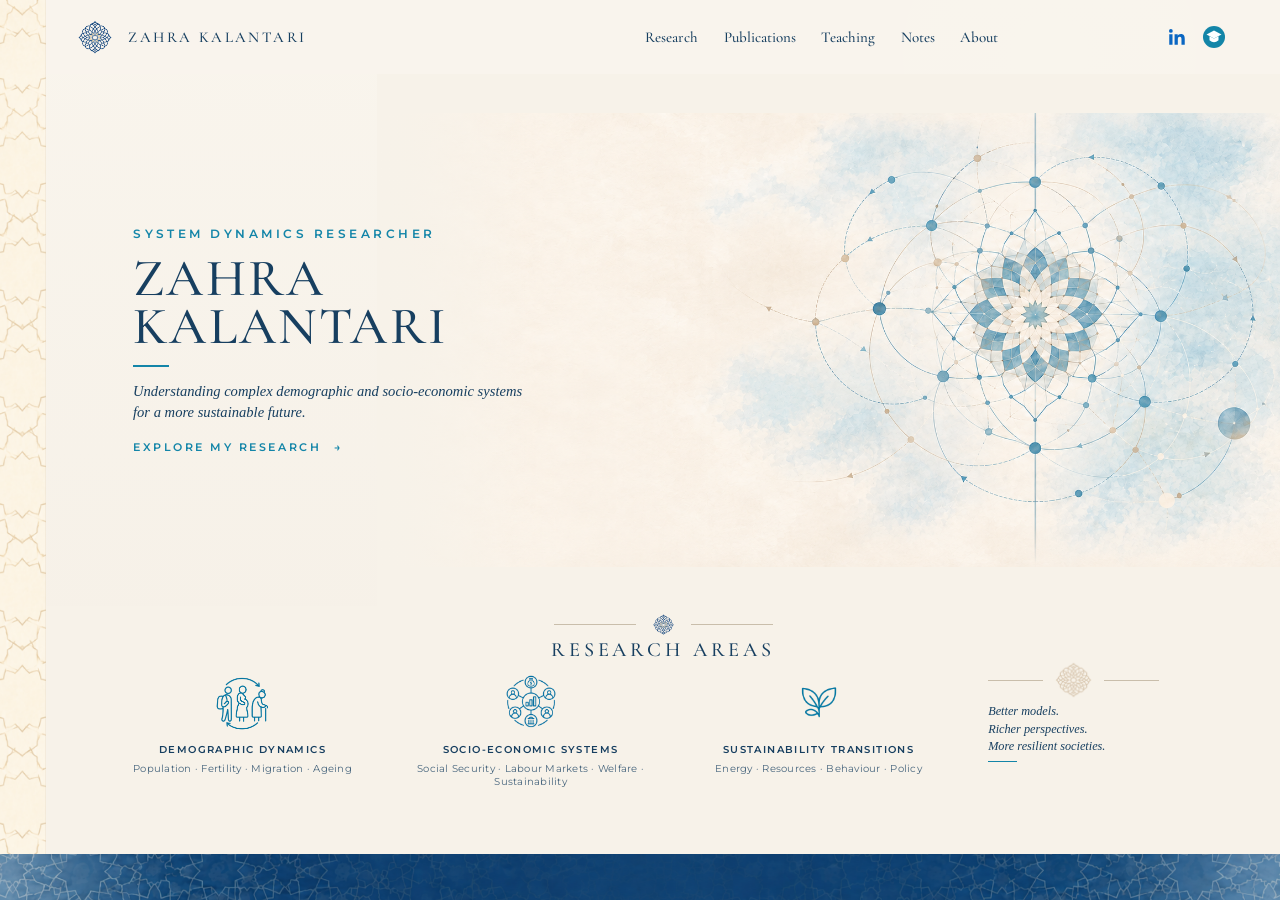
<file: index.html>
<!DOCTYPE html>
<html lang="en">

<head>
    <meta charset="UTF-8">

    <meta
        name="viewport"
        content="width=device-width, initial-scale=1.0"
    >

    <title>
        Zahra Kalantari | System Dynamics Researcher
    </title>

    <meta
        name="description"
        content="Academic website of Zahra Kalantari, System Dynamics researcher working on demographic dynamics, socio-economic systems, sustainability and policy analysis."
    >

    <!-- Fonts -->
    <link
        rel="preconnect"
        href="https://fonts.googleapis.com"
    >

    <link
        rel="preconnect"
        href="https://fonts.gstatic.com"
        crossorigin
    >

    <link
        href="https://fonts.googleapis.com/css2?family=Cormorant+Garamond:ital,wght@0,400;0,500;0,600;1,400&family=Montserrat:wght@400;500;600&display=swap"
        rel="stylesheet"
    >

    <link
        rel="stylesheet"
        href="style.css"
    >
</head>


<body>


<div class="page-shell">


    <!-- LEFT YAZD-INSPIRED BORDER -->

    <aside
        class="left-rail"
        aria-hidden="true">
    </aside>



    <!-- HEADER -->

    <header class="site-header">


       <a class="brand" href="index.html">

            <img
                src="assets/brand-mark.png"
                alt=""
                class="brand-mark"
            >

            <span>
                ZAHRA KALANTARI
            </span>

        </a>



       <nav class="main-nav" aria-label="Main navigation">
  <a href="research.html">Research</a>
  <a href="publications.html">Publications</a>
  <a href="teaching.html">Teaching</a>
  <a href="notes.html">Notes</a>
  <a href="about.html">About</a>
</nav>



        <!-- SOCIAL LINKS -->

        <div class="social-links">


            <!-- Replace # later with your LinkedIn URL -->

            <a
    href="https://www.linkedin.com/in/s-zahra-kalantari-74a5a860/"
    class="social-link linkedin"
    aria-label="LinkedIn"
    title="LinkedIn"
    target="_blank"
    rel="noopener noreferrer">

                <svg
                    viewBox="0 0 24 24"
                    aria-hidden="true">

                    <path
                        d="M20.45 20.45h-3.56v-5.57c0-1.33-.03-3.04-1.85-3.04-1.85 0-2.14 1.45-2.14 2.94v5.67H9.34V8.98h3.42v1.57h.05c.48-.9 1.64-1.85 3.37-1.85 3.6 0 4.27 2.37 4.27 5.46v6.29ZM5.32 7.41a2.06 2.06 0 1 1 0-4.12 2.06 2.06 0 0 1 0 4.12ZM7.1 20.45H3.54V8.98H7.1v11.47Z">
                    </path>

                </svg>

            </a>



            <!-- Replace # later with your googlescholar URL -->

            <a
    href="https://scholar.google.com/citations?user=GRO_FDkAAAAJ&hl=en"
    class="social-link scholar"
    aria-label="Google Scholar"
    title="Google Scholar"
    target="_blank"
    rel="noopener noreferrer">

    <svg viewBox="0 0 24 24" aria-hidden="true">

        <circle
            cx="12"
            cy="12"
            r="11"
            class="scholar-circle">
        </circle>

        <polygon
            points="12,5.5 4.5,9.5 12,13.5 19.5,9.5"
            class="scholar-cap">
        </polygon>

        <path
            d="M7.5 11.2v4.1c1.5 1.3 3 1.9 4.5 1.9s3-.6 4.5-1.9v-4.1L12 13.6Z"
            class="scholar-base">
        </path>

    </svg>

</a>


        </div>


    </header>



    <!-- HERO -->

    <section class="hero">


        <!-- HERO TEXT -->

        <div class="hero-copy">


            <p class="hero-label">
                SYSTEM DYNAMICS RESEARCHER
            </p>


            <h1>
                ZAHRA
                <br>
                KALANTARI
            </h1>


            <span class="hero-rule"></span>


            <p class="hero-description">

                Understanding complex demographic
                and socio-economic systems for a more
                sustainable future.

            </p>

            <a href="research.html" class="hero-link">
                
                EXPLORE MY RESEARCH

                <span aria-hidden="true">
                    →
                </span>

            </a>


        </div>



        <!-- HERO IMAGE -->

      <div class="hero-visual" aria-hidden="true"></div>


    </section>



    <!-- RESEARCH AREAS -->

    <section
        class="research-areas"
        id="research">


        <!-- TITLE ORNAMENT -->

        <div class="research-heading">

            <span class="heading-line"></span>

            <img
                src="assets/brand-mark.png"
                alt=""
                class="heading-mark"
            >

            <span class="heading-line"></span>

        </div>



        <h2>
            RESEARCH AREAS
        </h2>



        <div class="research-grid">


            <!-- 1 -->

            <article class="research-card">

                <div class="research-icon-box">

                    <img
                        src="assets/icon-demographic.png"
                        alt=""
                        class="research-icon icon-demographic"
                    >

                </div>


                <h3>
                    DEMOGRAPHIC DYNAMICS
                </h3>


                <p>
                    Population · Fertility · Migration · Ageing
                </p>

            </article>



            <!-- 2 -->

            <article class="research-card">

                <div class="research-icon-box">

                    <img
                        src="assets/icon-socioeconomic.png"
                        alt=""
                        class="research-icon icon-socioeconomic"
                    >

                </div>


                <h3>
                    SOCIO-ECONOMIC SYSTEMS
                </h3>


                <p>
                    Social Security · Labour Markets · Welfare · Sustainability
                </p>

            </article>



            <!-- 3 -->

            <article class="research-card">

                <div class="research-icon-box">

                    <img
                        src="assets/icon-sustainability.png"
                        alt=""
                        class="research-icon icon-sustainability"
                    >

                </div>


                <h3>
                    SUSTAINABILITY TRANSITIONS
                </h3>


                <p>
                    Energy · Resources · Behaviour · Policy
                </p>

            </article>



            <!-- SLOGAN -->

            <aside class="research-slogan">


                <div class="slogan-decoration">

                    <span></span>


                    <img
                        src="assets/slogan-icon.png"
                        alt=""
                    >


                    <span></span>

                </div>



                <p>

                    Better models.
                    <br>

                    Richer perspectives.
                    <br>

                    More resilient societies.

                </p>


                <div class="slogan-bottom-line"></div>


            </aside>


        </div>


    </section>



<!-- DECORATIVE BOTTOM STRIP -->
  

  <section
  class="featured-strip"
  aria-hidden="true">
</section>


</div>


</body>

</html>
</file>
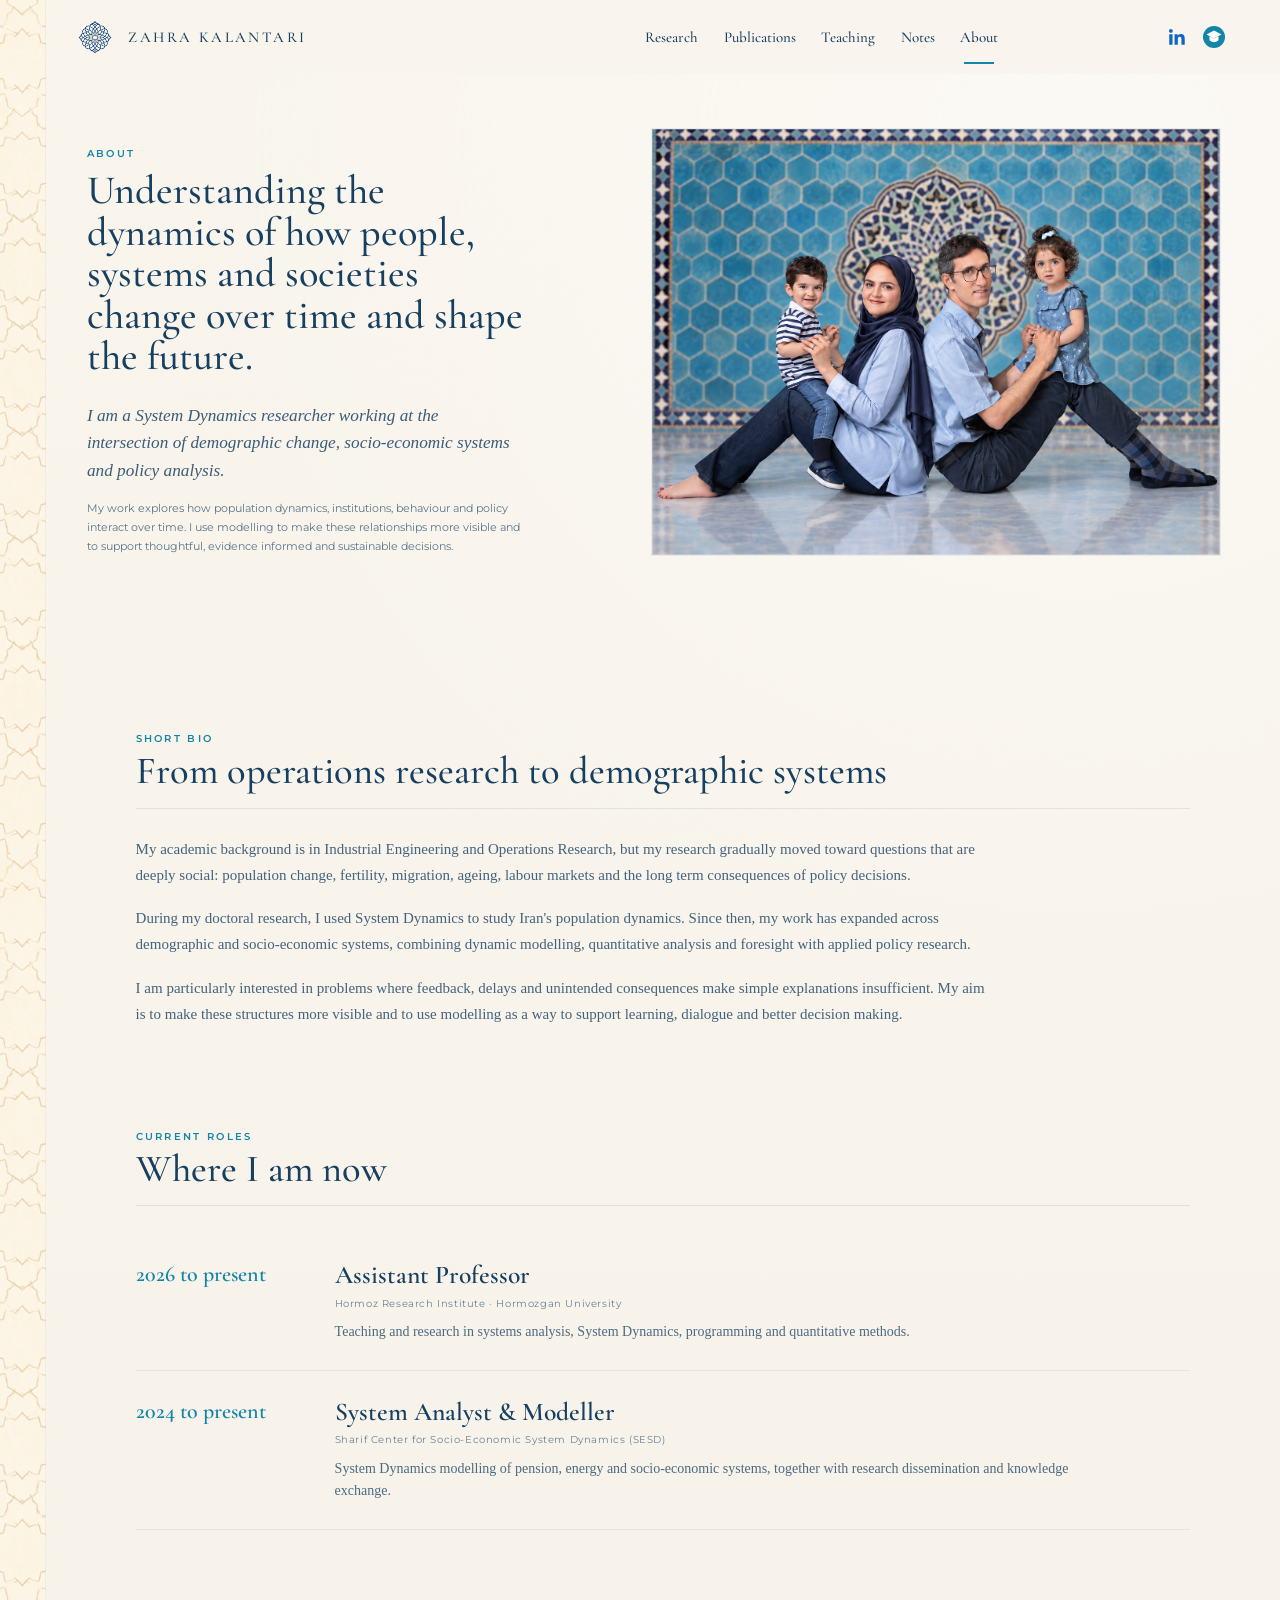
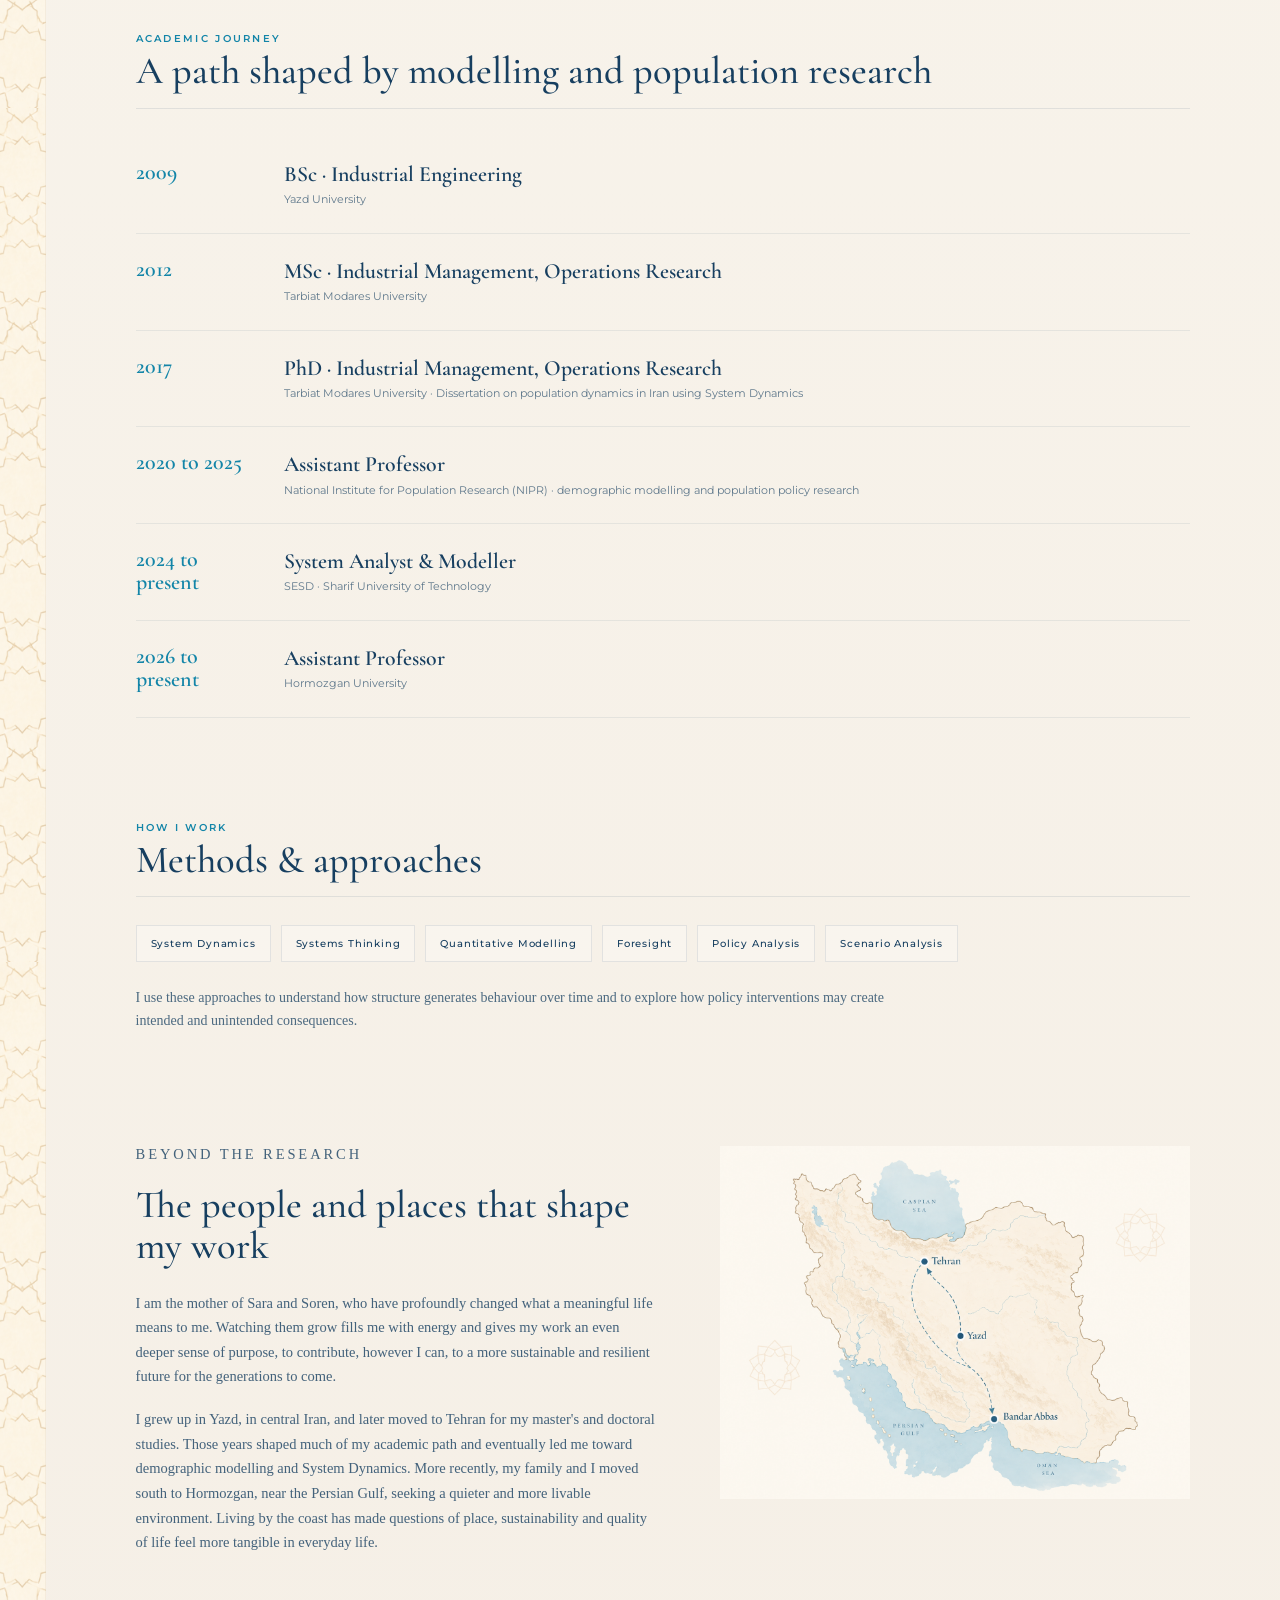
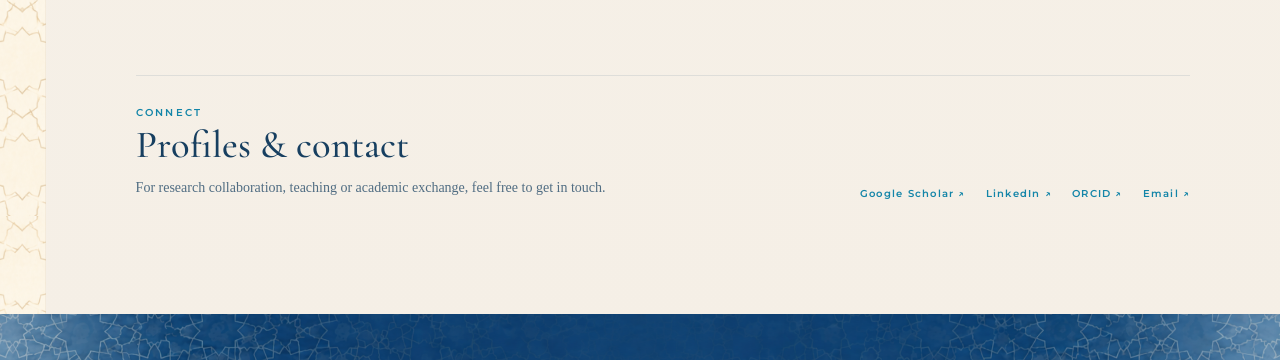
<file: about.html>
<!DOCTYPE html>
<html lang="en">
<head>
  <meta charset="UTF-8">
  <meta name="viewport" content="width=device-width, initial-scale=1.0">
  <title>About | Zahra Kalantari</title>
  <meta name="description" content="About Zahra Kalantari, a System Dynamics researcher working on demographic change, socio-economic systems, sustainability and policy analysis.">
  <link rel="preconnect" href="https://fonts.googleapis.com">
  <link rel="preconnect" href="https://fonts.gstatic.com" crossorigin>
  <link href="https://fonts.googleapis.com/css2?family=Cormorant+Garamond:ital,wght@0,400;0,500;0,600;1,400&family=Montserrat:wght@400;500;600&display=swap" rel="stylesheet">
  <link rel="stylesheet" href="style.css">
  <link rel="stylesheet" href="about.css">
</head>

<body>
<div class="page-shell about-shell">

  <aside class="left-rail" aria-hidden="true"></aside>

  <header class="site-header about-header">
    <a class="brand" href="index.html">
      <img src="assets/brand-mark.png" alt="" class="brand-mark">
      <span>ZAHRA KALANTARI</span>
    </a>

    <nav class="main-nav" aria-label="Main navigation">
      <a href="research.html">Research</a>
      <a href="publications.html">Publications</a>
      <a href="teaching.html">Teaching</a>
      <a href="notes.html">Notes</a>
      <a href="about.html" class="active" aria-current="page">About</a>
    </nav>

    <div class="social-links">
      <a href="https://www.linkedin.com/in/s-zahra-kalantari-74a5a860/" class="social-link linkedin" aria-label="LinkedIn" title="LinkedIn" target="_blank" rel="noopener noreferrer">
        <svg viewBox="0 0 24 24" aria-hidden="true">
          <path d="M20.45 20.45h-3.56v-5.57c0-1.33-.03-3.04-1.85-3.04-1.85 0-2.14 1.45-2.14 2.94v5.67H9.34V8.98h3.42v1.57h.05c.48-.9 1.64-1.85 3.37-1.85 3.6 0 4.27 2.37 4.27 5.46v6.29ZM5.32 7.41a2.06 2.06 0 1 1 0-4.12 2.06 2.06 0 0 1 0 4.12ZM7.1 20.45H3.54V8.98H7.1v11.47Z"></path>
        </svg>
      </a>

      <a href="https://scholar.google.com/citations?user=GRO_FDkAAAAJ&hl=en" class="social-link scholar" aria-label="Google Scholar" title="Google Scholar" target="_blank" rel="noopener noreferrer">
        <svg viewBox="0 0 24 24" aria-hidden="true">
          <circle cx="12" cy="12" r="11" class="scholar-circle"></circle>
          <polygon points="12,5.5 4.5,9.5 12,13.5 19.5,9.5" class="scholar-cap"></polygon>
          <path d="M7.5 11.2v4.1c1.5 1.3 3 1.9 4.5 1.9s3-.6 4.5-1.9v-4.1L12 13.6Z" class="scholar-base"></path>
        </svg>
      </a>
    </div>
  </header>

  <main class="about-main">

    <section class="about-hero">
      <div class="about-hero-copy">
        <p class="page-kicker">ABOUT</p>

        <h1>
          Understanding the dynamics of how people,
          systems and societies change over time
          and shape the future.
        </h1>

        <p class="about-lead">
          I am a System Dynamics researcher working at the intersection
          of demographic change, socio-economic systems and policy analysis.
        </p>

        <p class="about-hero-text">
          My work explores how population dynamics, institutions, behaviour and policy interact over time.
          I use modelling to make these relationships more visible and to support thoughtful,
          evidence informed and sustainable decisions.
        </p>
      </div>

      <figure class="about-family-figure">
        <img src="assets/about-family.png" alt="Zahra Kalantari with her family">
      </figure>
    </section>

    <section class="about-section bio-section">
      <div class="section-heading-row">
        <div>
          <p class="section-kicker">SHORT BIO</p>
          <h2>From operations research to demographic systems</h2>
        </div>
      </div>

      <div class="bio-copy">
        <p>
          My academic background is in Industrial Engineering and Operations Research,
          but my research gradually moved toward questions that are deeply social:
          population change, fertility, migration, ageing, labour markets and the long term
          consequences of policy decisions.
        </p>

        <p>
          During my doctoral research, I used System Dynamics to study Iran's population dynamics.
          Since then, my work has expanded across demographic and socio-economic systems,
          combining dynamic modelling, quantitative analysis and foresight with applied policy research.
        </p>

        <p>
          I am particularly interested in problems where feedback, delays and unintended consequences
          make simple explanations insufficient. My aim is to make these structures more visible
          and to use modelling as a way to support learning, dialogue and better decision making.
        </p>
      </div>
    </section>

    <section class="about-section">
      <div class="section-heading-row">
        <div>
          <p class="section-kicker">CURRENT ROLES</p>
          <h2>Where I am now</h2>
        </div>
      </div>

      <div class="roles-list">

        <article class="role-row">
          <div class="role-date">2026 to present</div>
          <div class="role-body">
            <h3>Assistant Professor</h3>
            <p class="role-place">Hormoz Research Institute · Hormozgan University</p>
            <p>Teaching and research in systems analysis, System Dynamics, programming and quantitative methods.</p>
          </div>
        </article>

        <article class="role-row">
          <div class="role-date">2024 to present</div>
          <div class="role-body">
            <h3>System Analyst &amp; Modeller</h3>
            <p class="role-place">Sharif Center for Socio-Economic System Dynamics (SESD)</p>
            <p>
              System Dynamics modelling of pension, energy and socio-economic systems,
              together with research dissemination and knowledge exchange.
            </p>
          </div>
        </article>

      </div>
    </section>

    <section class="about-section">
      <div class="section-heading-row">
        <div>
          <p class="section-kicker">ACADEMIC JOURNEY</p>
          <h2>A path shaped by modelling and population research</h2>
        </div>
      </div>

      <div class="journey-list">
        <article class="journey-item">
          <div class="journey-year">2009</div>
          <div>
            <h3>BSc · Industrial Engineering</h3>
            <p>Yazd University</p>
          </div>
        </article>

        <article class="journey-item">
          <div class="journey-year">2012</div>
          <div>
            <h3>MSc · Industrial Management, Operations Research</h3>
            <p>Tarbiat Modares University</p>
          </div>
        </article>

        <article class="journey-item">
          <div class="journey-year">2017</div>
          <div>
            <h3>PhD · Industrial Management, Operations Research</h3>
            <p>Tarbiat Modares University · Dissertation on population dynamics in Iran using System Dynamics</p>
          </div>
        </article>

        <article class="journey-item">
          <div class="journey-year">2020 to 2025</div>
          <div>
            <h3>Assistant Professor</h3>
            <p>National Institute for Population Research (NIPR) · demographic modelling and population policy research</p>
          </div>
        </article>

        <article class="journey-item">
          <div class="journey-year">2024 to present</div>
          <div>
            <h3>System Analyst &amp; Modeller</h3>
            <p>SESD · Sharif University of Technology</p>
          </div>
        </article>

        <article class="journey-item">
          <div class="journey-year">2026 to present</div>
          <div>
            <h3>Assistant Professor</h3>
            <p>Hormozgan University</p>
          </div>
        </article>
      </div>
    </section>

    <section class="about-section">
      <div class="section-heading-row">
        <div>
          <p class="section-kicker">HOW I WORK</p>
          <h2>Methods &amp; approaches</h2>
        </div>
      </div>

      <div class="methods-grid">
        <div class="method-pill">System Dynamics</div>
        <div class="method-pill">Systems Thinking</div>
        <div class="method-pill">Quantitative Modelling</div>
        <div class="method-pill">Foresight</div>
        <div class="method-pill">Policy Analysis</div>
        <div class="method-pill">Scenario Analysis</div>
      </div>

      <p class="methods-note">
        I use these approaches to understand how structure generates behaviour over time
        and to explore how policy interventions may create intended and unintended consequences.
      </p>
    </section>

    <section class="about-section personal-section">
      <div class="personal-layout">

        <div class="personal-copy">
          <p class="personal-kicker">BEYOND THE RESEARCH</p>

          <h2>
            The people and places that shape my work
          </h2>

          <p>
            I am the mother of Sara and Soren, who have profoundly changed what a meaningful life means to me.
            Watching them grow fills me with energy and gives my work an even deeper sense of purpose,
            to contribute, however I can, to a more sustainable and resilient future for the generations to come.
          </p>

          <p>
            I grew up in Yazd, in central Iran, and later moved to Tehran for my master's and doctoral studies.
            Those years shaped much of my academic path and eventually led me toward demographic modelling
            and System Dynamics. More recently, my family and I moved south to Hormozgan, near the Persian Gulf,
            seeking a quieter and more livable environment. Living by the coast has made questions of place,
            sustainability and quality of life feel more tangible in everyday life.
          </p>
        </div>

        <figure class="journey-map">
          <img
            src="assets/about-journey-map.png"
            alt="Map of Iran showing Zahra Kalantari's journey from Yazd to Tehran and Bandar Abbas"
          >
        </figure>

      </div>
    </section>

    <section class="about-contact">
      <div>
        <p class="section-kicker">CONNECT</p>
        <h2>Profiles &amp; contact</h2>
        <p>For research collaboration, teaching or academic exchange, feel free to get in touch.</p>
      </div>

      <div class="profile-links">
        <a href="https://scholar.google.com/citations?user=GRO_FDkAAAAJ&hl=en" target="_blank" rel="noopener noreferrer">Google Scholar ↗</a>
        <a href="https://www.linkedin.com/in/s-zahra-kalantari-74a5a860/" target="_blank" rel="noopener noreferrer">LinkedIn ↗</a>
        <a href="https://orcid.org/0000-0002-3099-4638" target="_blank" rel="noopener noreferrer">ORCID ↗</a>
        <a href="mailto:kalantarizahra1987@gmail.com">Email ↗</a>
      </div>
    </section>

  </main>

  <section class="featured-strip about-bottom-strip" aria-hidden="true"></section>

</div>
</body>
</html>
</file>
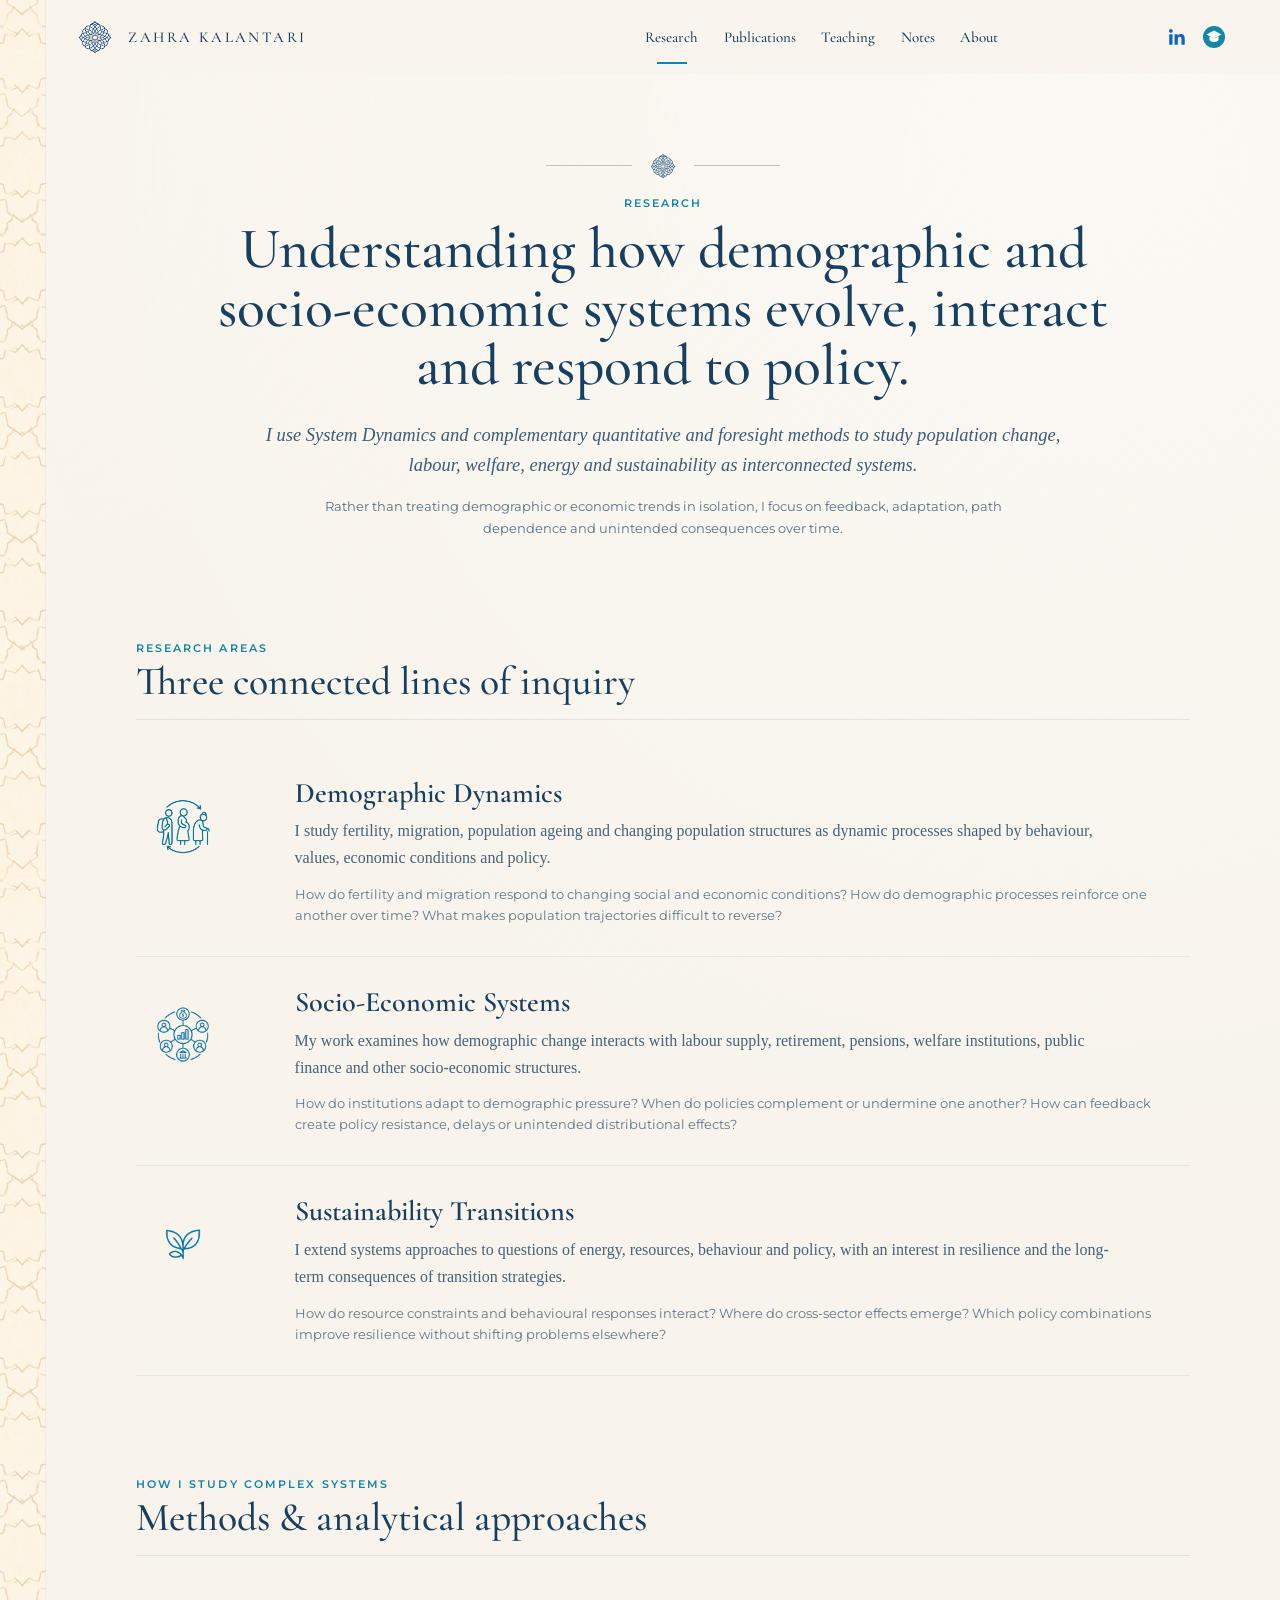
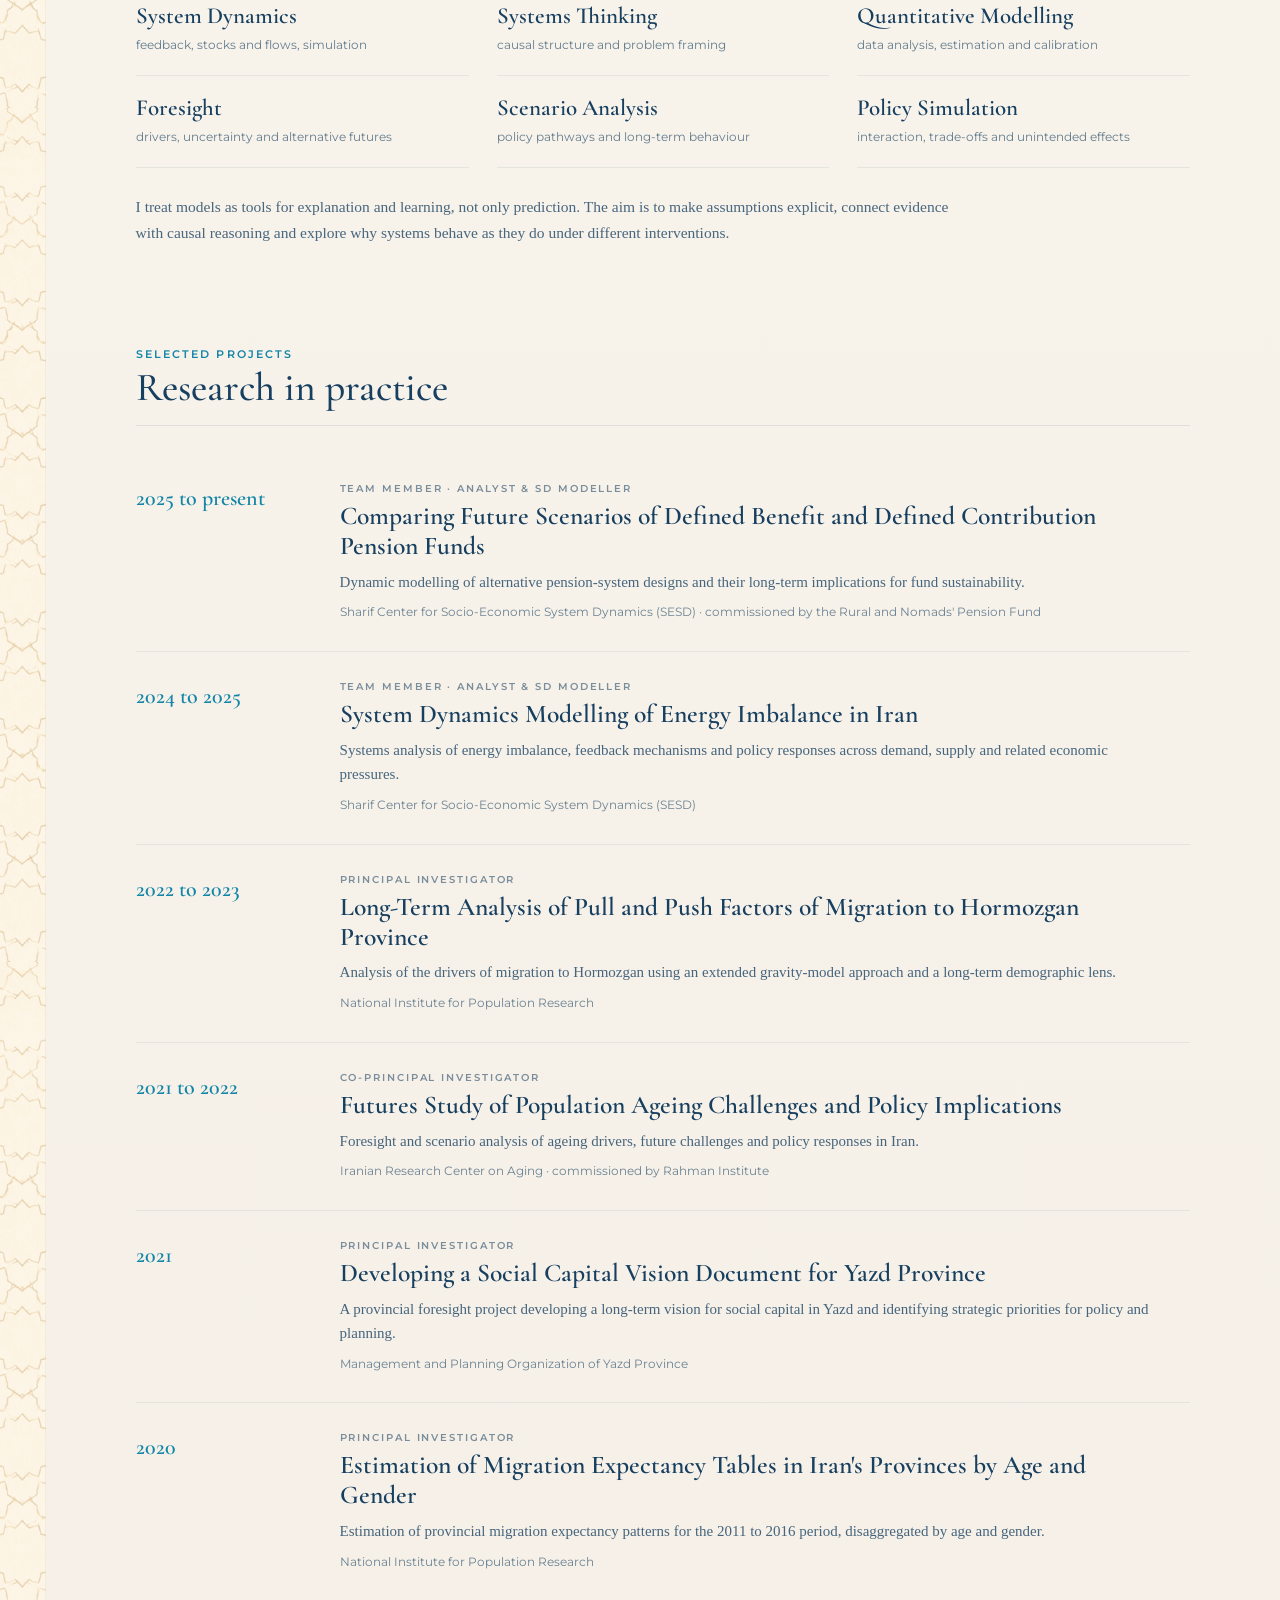
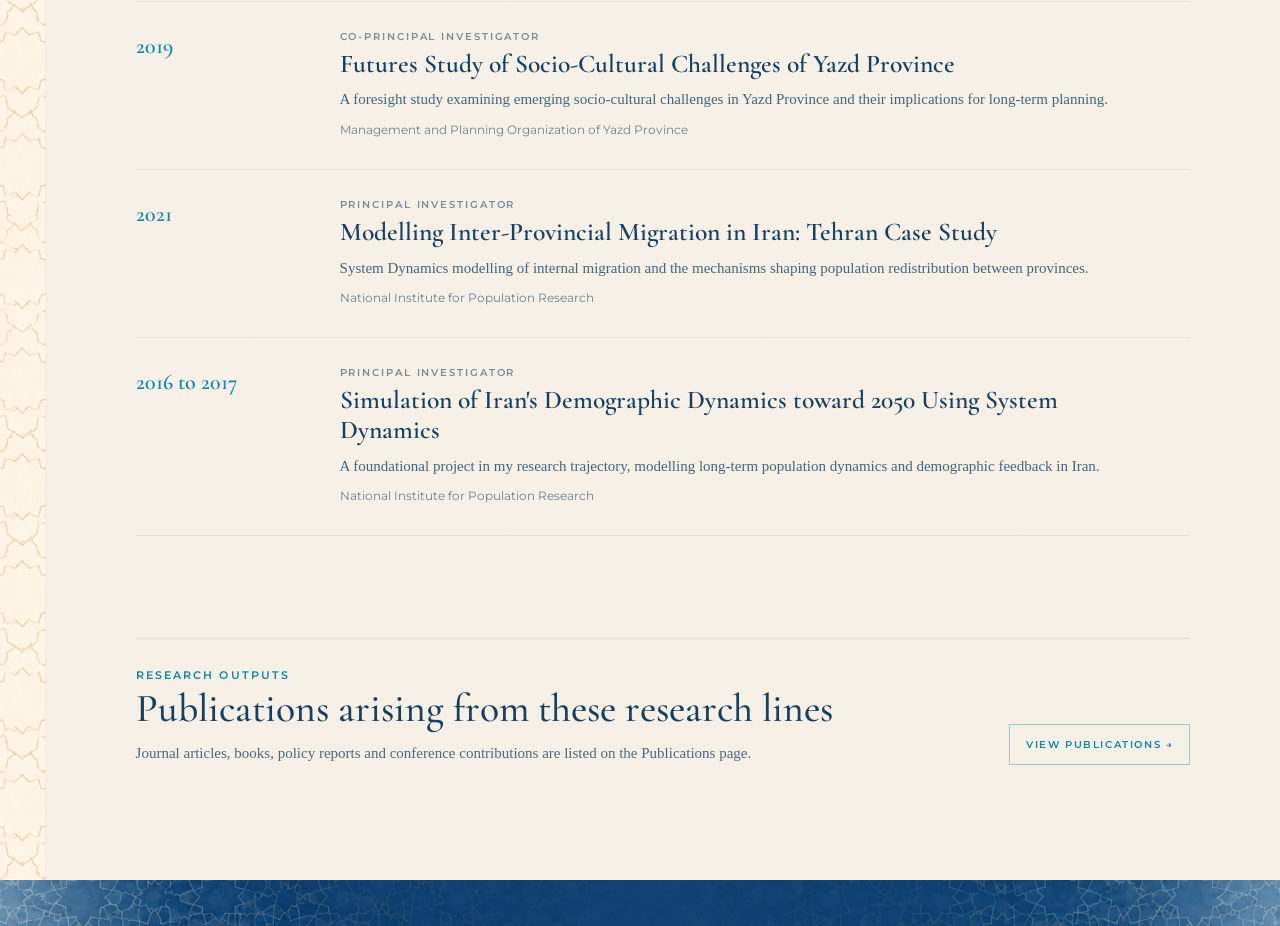
<file: publications.html>
<!DOCTYPE html>
<html lang="en">

<head>
  <meta charset="UTF-8">

  <meta
    name="viewport"
    content="width=device-width, initial-scale=1.0"
  >

  <title>
    Research | Zahra Kalantari
  </title>

  <meta
    name="description"
    content="Research by Zahra Kalantari on demographic dynamics, socio-economic systems, sustainability, System Dynamics and policy modelling."
  >

  <link
    rel="preconnect"
    href="https://fonts.googleapis.com"
  >

  <link
    rel="preconnect"
    href="https://fonts.gstatic.com"
    crossorigin
  >

  <link
    href="https://fonts.googleapis.com/css2?family=Cormorant+Garamond:ital,wght@0,400;0,500;0,600;1,400&family=Montserrat:wght@400;500;600&display=swap"
    rel="stylesheet"
  >

  <link
    rel="stylesheet"
    href="style.css"
  >

  <link
    rel="stylesheet"
    href="research.css"
  >
</head>


<body>

<div class="page-shell research-shell">


  <!-- LEFT YAZD INSPIRED BORDER -->

  <aside
    class="left-rail"
    aria-hidden="true">
  </aside>


  <!-- HEADER -->

  <header class="site-header research-header">

    <a
      class="brand"
      href="index.html">

      <img
        src="assets/brand-mark.png"
        alt=""
        class="brand-mark"
      >

      <span>
        ZAHRA KALANTARI
      </span>

    </a>


    <nav
      class="main-nav"
      aria-label="Main navigation">

      <a
        href="research.html"
        class="active"
        aria-current="page">
        Research
      </a>

      <a href="publications.html">
        Publications
      </a>

      <a href="teaching.html">
        Teaching
      </a>

      <a href="notes.html">
        Notes
      </a>

      <a href="about.html">
        About
      </a>

    </nav>


    <div class="social-links">

      <a
        href="https://www.linkedin.com/in/s-zahra-kalantari-74a5a860/"
        class="social-link linkedin"
        aria-label="LinkedIn"
        title="LinkedIn"
        target="_blank"
        rel="noopener noreferrer">

        <svg viewBox="0 0 24 24" aria-hidden="true">
          <path
            d="M20.45 20.45h-3.56v-5.57c0-1.33-.03-3.04-1.85-3.04-1.85 0-2.14 1.45-2.14 2.94v5.67H9.34V8.98h3.42v1.57h.05c.48-.9 1.64-1.85 3.37-1.85 3.6 0 4.27 2.37 4.27 5.46v6.29ZM5.32 7.41a2.06 2.06 0 1 1 0-4.12 2.06 2.06 0 0 1 0 4.12ZM7.1 20.45H3.54V8.98H7.1v11.47Z">
          </path>
        </svg>

      </a>


      <a
        href="https://scholar.google.com/citations?user=GRO_FDkAAAAJ&hl=en"
        class="social-link scholar"
        aria-label="Google Scholar"
        title="Google Scholar"
        target="_blank"
        rel="noopener noreferrer">

        <svg viewBox="0 0 24 24" aria-hidden="true">

          <circle
            cx="12"
            cy="12"
            r="11"
            class="scholar-circle">
          </circle>

          <polygon
            points="12,5.5 4.5,9.5 12,13.5 19.5,9.5"
            class="scholar-cap">
          </polygon>

          <path
            d="M7.5 11.2v4.1c1.5 1.3 3 1.9 4.5 1.9s3-.6 4.5-1.9v-4.1L12 13.6Z"
            class="scholar-base">
          </path>

        </svg>

      </a>

    </div>

  </header>


  <!-- MAIN -->

  <main class="research-main">


    <!-- HERO -->

    <section class="research-intro">

      <div
        class="page-ornament"
        aria-hidden="true">

        <span></span>

        <img
          src="assets/brand-mark.png"
          alt=""
        >

        <span></span>

      </div>


      <p class="page-kicker">
        RESEARCH
      </p>


      <h1>
        Understanding how demographic and socio-economic
        systems evolve, interact and respond to policy.
      </h1>


      <p class="research-lead">
        I use System Dynamics and complementary quantitative
        and foresight methods to study population change,
        labour, welfare, energy and sustainability as
        interconnected systems.
      </p>


      <p class="research-intro-copy">
        Rather than treating demographic or economic trends in isolation,
        I focus on feedback, adaptation, path dependence and unintended
        consequences over time.
      </p>

    </section>


    <!-- RESEARCH AREAS -->

    <section class="research-section research-strands">

      <div class="section-heading-row">

        <div>

          <p class="section-kicker">
            RESEARCH AREAS
          </p>

          <h2>
            Three connected lines of inquiry
          </h2>

        </div>

      </div>


      <div class="strand-list">


        <article
          class="strand"
          id="demographic-dynamics">

          <div class="strand-icon">

            <img
              src="assets/icon-demographic.png"
              alt=""
            >

          </div>

          <div class="strand-body">

            <h3>
              Demographic Dynamics
            </h3>

            <p>
              I study fertility, migration, population ageing and changing
              population structures as dynamic processes shaped by behaviour,
              values, economic conditions and policy.
            </p>

            <p class="strand-questions">
              How do fertility and migration respond to changing social and
              economic conditions? How do demographic processes reinforce one
              another over time? What makes population trajectories difficult
              to reverse?
            </p>

          </div>

        </article>


        <article
          class="strand"
          id="socio-economic-systems">

          <div class="strand-icon">

            <img
              src="assets/icon-socioeconomic.png"
              alt=""
            >

          </div>

          <div class="strand-body">

            <h3>
              Socio-Economic Systems
            </h3>

            <p>
              My work examines how demographic change interacts with labour
              supply, retirement, pensions, welfare institutions, public
              finance and other socio-economic structures.
            </p>

            <p class="strand-questions">
              How do institutions adapt to demographic pressure? When do
              policies complement or undermine one another? How can feedback
              create policy resistance, delays or unintended distributional
              effects?
            </p>

          </div>

        </article>


        <article
          class="strand"
          id="sustainability-transitions">

          <div class="strand-icon">

            <img
              src="assets/icon-sustainability.png"
              alt=""
            >

          </div>

          <div class="strand-body">

            <h3>
              Sustainability Transitions
            </h3>

            <p>
              I extend systems approaches to questions of energy, resources,
              behaviour and policy, with an interest in resilience and the
              long-term consequences of transition strategies.
            </p>

            <p class="strand-questions">
              How do resource constraints and behavioural responses interact?
              Where do cross-sector effects emerge? Which policy combinations
              improve resilience without shifting problems elsewhere?
            </p>

          </div>

        </article>


      </div>

    </section>


    <!-- HOW I STUDY COMPLEX SYSTEMS -->

    <section class="research-section methods-section">

      <div class="section-heading-row">

        <div>

          <p class="section-kicker">
            HOW I STUDY COMPLEX SYSTEMS
          </p>

          <h2>
            Methods &amp; analytical approaches
          </h2>

        </div>

      </div>


      <div class="research-methods">

        <div>
          <strong>System Dynamics</strong>
          <span>feedback, stocks and flows, simulation</span>
        </div>

        <div>
          <strong>Systems Thinking</strong>
          <span>causal structure and problem framing</span>
        </div>

        <div>
          <strong>Quantitative Modelling</strong>
          <span>data analysis, estimation and calibration</span>
        </div>

        <div>
          <strong>Foresight</strong>
          <span>drivers, uncertainty and alternative futures</span>
        </div>

        <div>
          <strong>Scenario Analysis</strong>
          <span>policy pathways and long-term behaviour</span>
        </div>

        <div>
          <strong>Policy Simulation</strong>
          <span>interaction, trade-offs and unintended effects</span>
        </div>

      </div>


      <p class="methods-statement">
        I treat models as tools for explanation and learning, not only
        prediction. The aim is to make assumptions explicit, connect evidence
        with causal reasoning and explore why systems behave as they do under
        different interventions.
      </p>

    </section>


    <!-- PROJECTS -->

    <section
      class="research-section projects-section"
      id="projects">

      <div class="section-heading-row">

        <div>

          <p class="section-kicker">
            SELECTED PROJECTS
          </p>

          <h2>
            Research in practice
          </h2>

        </div>

      </div>

      <!-- PROJECT LIST -->

      <div class="project-list">


        <article class="project-row">

          <div class="project-date">
            2025 to present
          </div>

          <div class="project-body">

            <p class="project-role-label">
              TEAM MEMBER · ANALYST &amp; SD MODELLER
            </p>

            <h3>
              Comparing Future Scenarios of Defined Benefit
              and Defined Contribution Pension Funds
            </h3>

            <p>
              Dynamic modelling of alternative pension-system designs and
              their long-term implications for fund sustainability.
            </p>

            <p class="project-institution">
              Sharif Center for Socio-Economic System Dynamics (SESD)
              · commissioned by the Rural and Nomads' Pension Fund
            </p>

          </div>

        </article>


        <article class="project-row">

          <div class="project-date">
            2024 to 2025
          </div>

          <div class="project-body">

            <p class="project-role-label">
              TEAM MEMBER · ANALYST &amp; SD MODELLER
            </p>

            <h3>
              System Dynamics Modelling of Energy Imbalance in Iran
            </h3>

            <p>
              Systems analysis of energy imbalance, feedback mechanisms and
              policy responses across demand, supply and related economic
              pressures.
            </p>

            <p class="project-institution">
              Sharif Center for Socio-Economic System Dynamics (SESD)
            </p>

          </div>

        </article>


        <article class="project-row">

          <div class="project-date">
            2022 to 2023
          </div>

          <div class="project-body">

            <p class="project-role-label">
              PRINCIPAL INVESTIGATOR
            </p>

            <h3>
              Long-Term Analysis of Pull and Push Factors
              of Migration to Hormozgan Province
            </h3>

            <p>
              Analysis of the drivers of migration to Hormozgan using an
              extended gravity-model approach and a long-term demographic lens.
            </p>

            <p class="project-institution">
              National Institute for Population Research
            </p>

          </div>

        </article>


        <article class="project-row">

          <div class="project-date">
            2021 to 2022
          </div>

          <div class="project-body">

            <p class="project-role-label">
              CO-PRINCIPAL INVESTIGATOR
            </p>

            <h3>
              Futures Study of Population Ageing Challenges
              and Policy Implications
            </h3>

            <p>
              Foresight and scenario analysis of ageing drivers, future
              challenges and policy responses in Iran.
            </p>

            <p class="project-institution">
              Iranian Research Center on Aging
              · commissioned by Rahman Institute
            </p>

          </div>

        </article>


        <article class="project-row">

          <div class="project-date">
            2021
          </div>

          <div class="project-body">

            <p class="project-role-label">
              PRINCIPAL INVESTIGATOR
            </p>

            <h3>
              Developing a Social Capital Vision Document
              for Yazd Province
            </h3>

            <p>
              A provincial foresight project developing a long-term vision
              for social capital in Yazd and identifying strategic priorities
              for policy and planning.
            </p>

            <p class="project-institution">
              Management and Planning Organization of Yazd Province
            </p>

          </div>

        </article>


        <article class="project-row">

          <div class="project-date">
            2020
          </div>

          <div class="project-body">

            <p class="project-role-label">
              PRINCIPAL INVESTIGATOR
            </p>

            <h3>
              Estimation of Migration Expectancy Tables
              in Iran's Provinces by Age and Gender
            </h3>

            <p>
              Estimation of provincial migration expectancy patterns
              for the 2011 to 2016 period, disaggregated by age and gender.
            </p>

            <p class="project-institution">
              National Institute for Population Research
            </p>

          </div>

        </article>


        <article class="project-row">

          <div class="project-date">
            2019
          </div>

          <div class="project-body">

            <p class="project-role-label">
              CO-PRINCIPAL INVESTIGATOR
            </p>

            <h3>
              Futures Study of Socio-Cultural Challenges
              of Yazd Province
            </h3>

            <p>
              A foresight study examining emerging socio-cultural challenges
              in Yazd Province and their implications for long-term planning.
            </p>

            <p class="project-institution">
              Management and Planning Organization of Yazd Province
            </p>

          </div>

        </article>


        <article class="project-row">

          <div class="project-date">
            2021
          </div>

          <div class="project-body">

            <p class="project-role-label">
              PRINCIPAL INVESTIGATOR
            </p>

            <h3>
              Modelling Inter-Provincial Migration in Iran:
              Tehran Case Study
            </h3>

            <p>
              System Dynamics modelling of internal migration and the
              mechanisms shaping population redistribution between provinces.
            </p>

            <p class="project-institution">
              National Institute for Population Research
            </p>

          </div>

        </article>


        <article class="project-row">

          <div class="project-date">
            2016 to 2017
          </div>

          <div class="project-body">

            <p class="project-role-label">
              PRINCIPAL INVESTIGATOR
            </p>

            <h3>
              Simulation of Iran's Demographic Dynamics toward 2050
              Using System Dynamics
            </h3>

            <p>
              A foundational project in my research trajectory, modelling
              long-term population dynamics and demographic feedback in Iran.
            </p>

            <p class="project-institution">
              National Institute for Population Research
            </p>

          </div>

        </article>


      </div>

    </section>


    <!-- LINK TO PUBLICATIONS -->

    <section class="research-closing">

      <div>

        <p class="section-kicker">
          RESEARCH OUTPUTS
        </p>

        <h2>
          Publications arising from these research lines
        </h2>

        <p>
          Journal articles, books, policy reports and conference contributions
          are listed on the Publications page.
        </p>

      </div>


      <a
        href="publications.html"
        class="research-button">

        VIEW PUBLICATIONS
        <span aria-hidden="true">→</span>

      </a>

    </section>


  </main>


  <!-- DECORATIVE BOTTOM STRIP -->

  <section
    class="featured-strip research-bottom-strip"
    aria-hidden="true">
  </section>


</div>

</body>

</html>
</file>
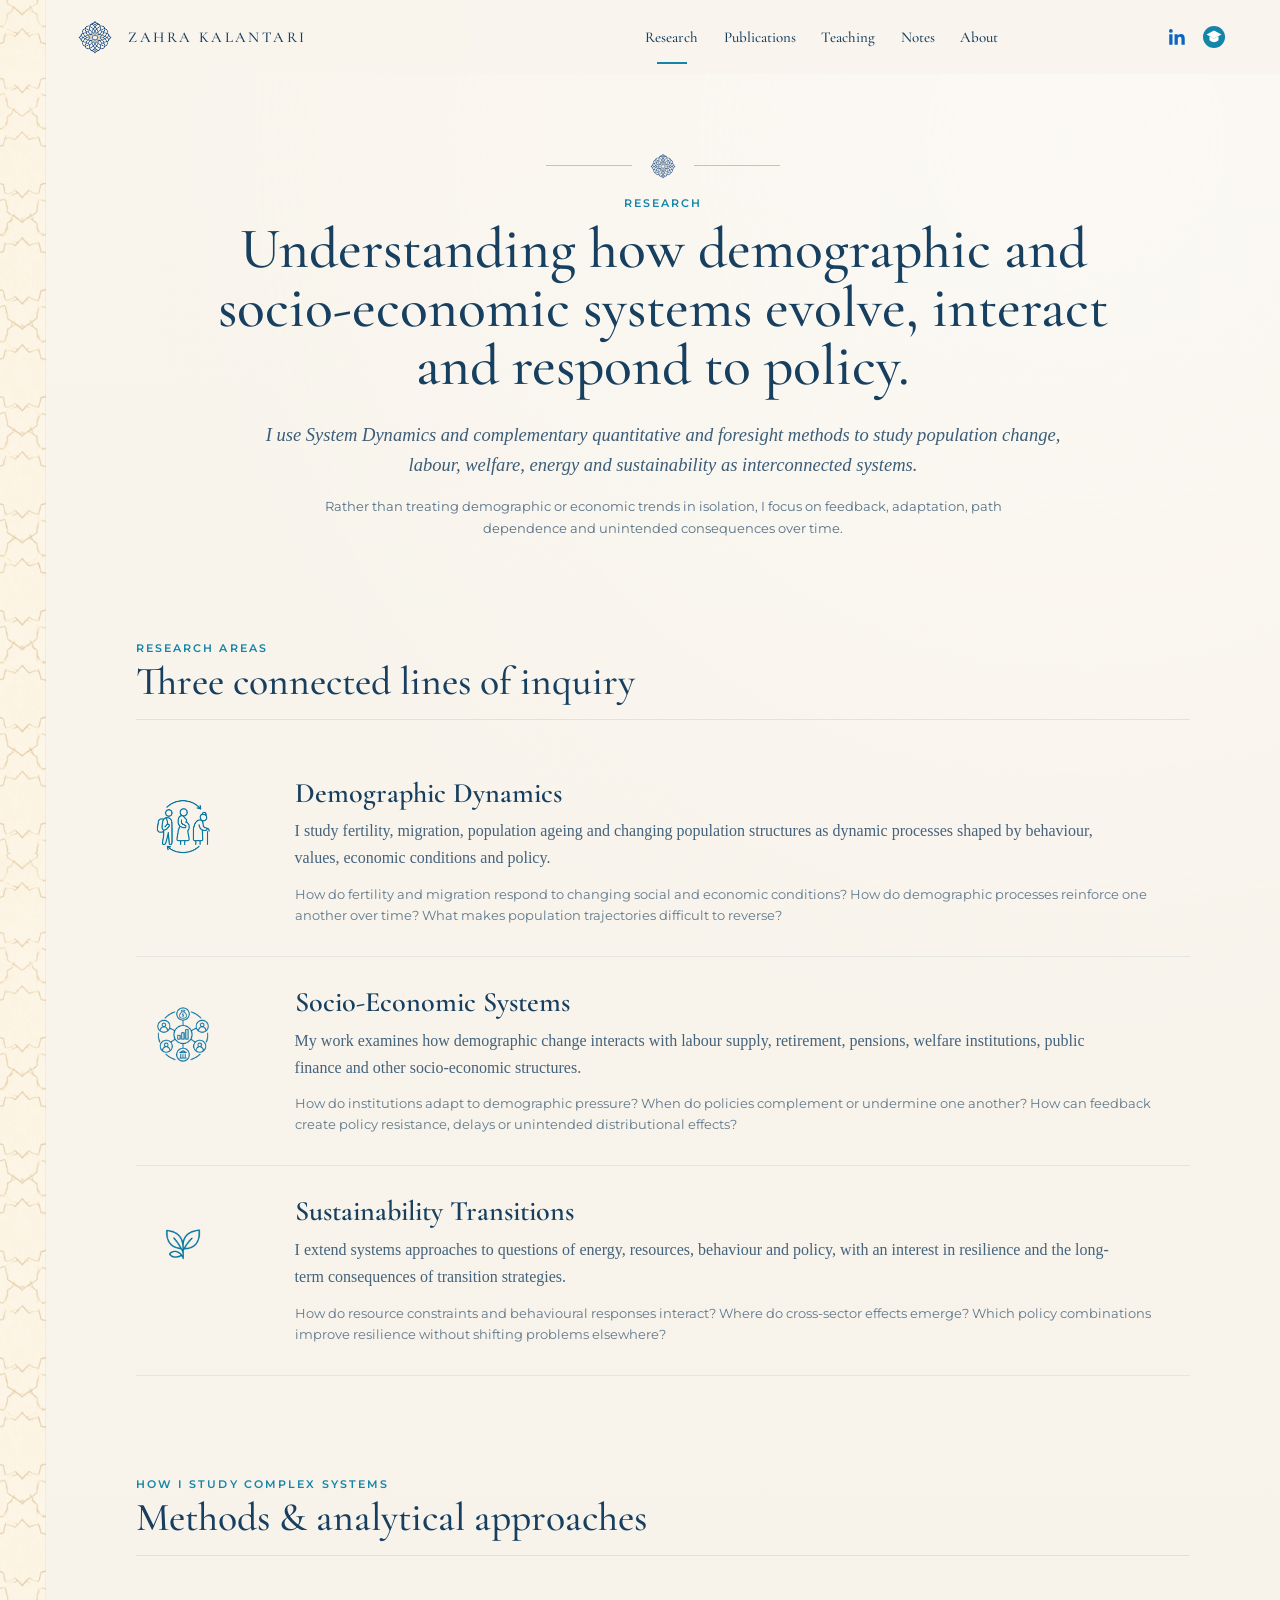
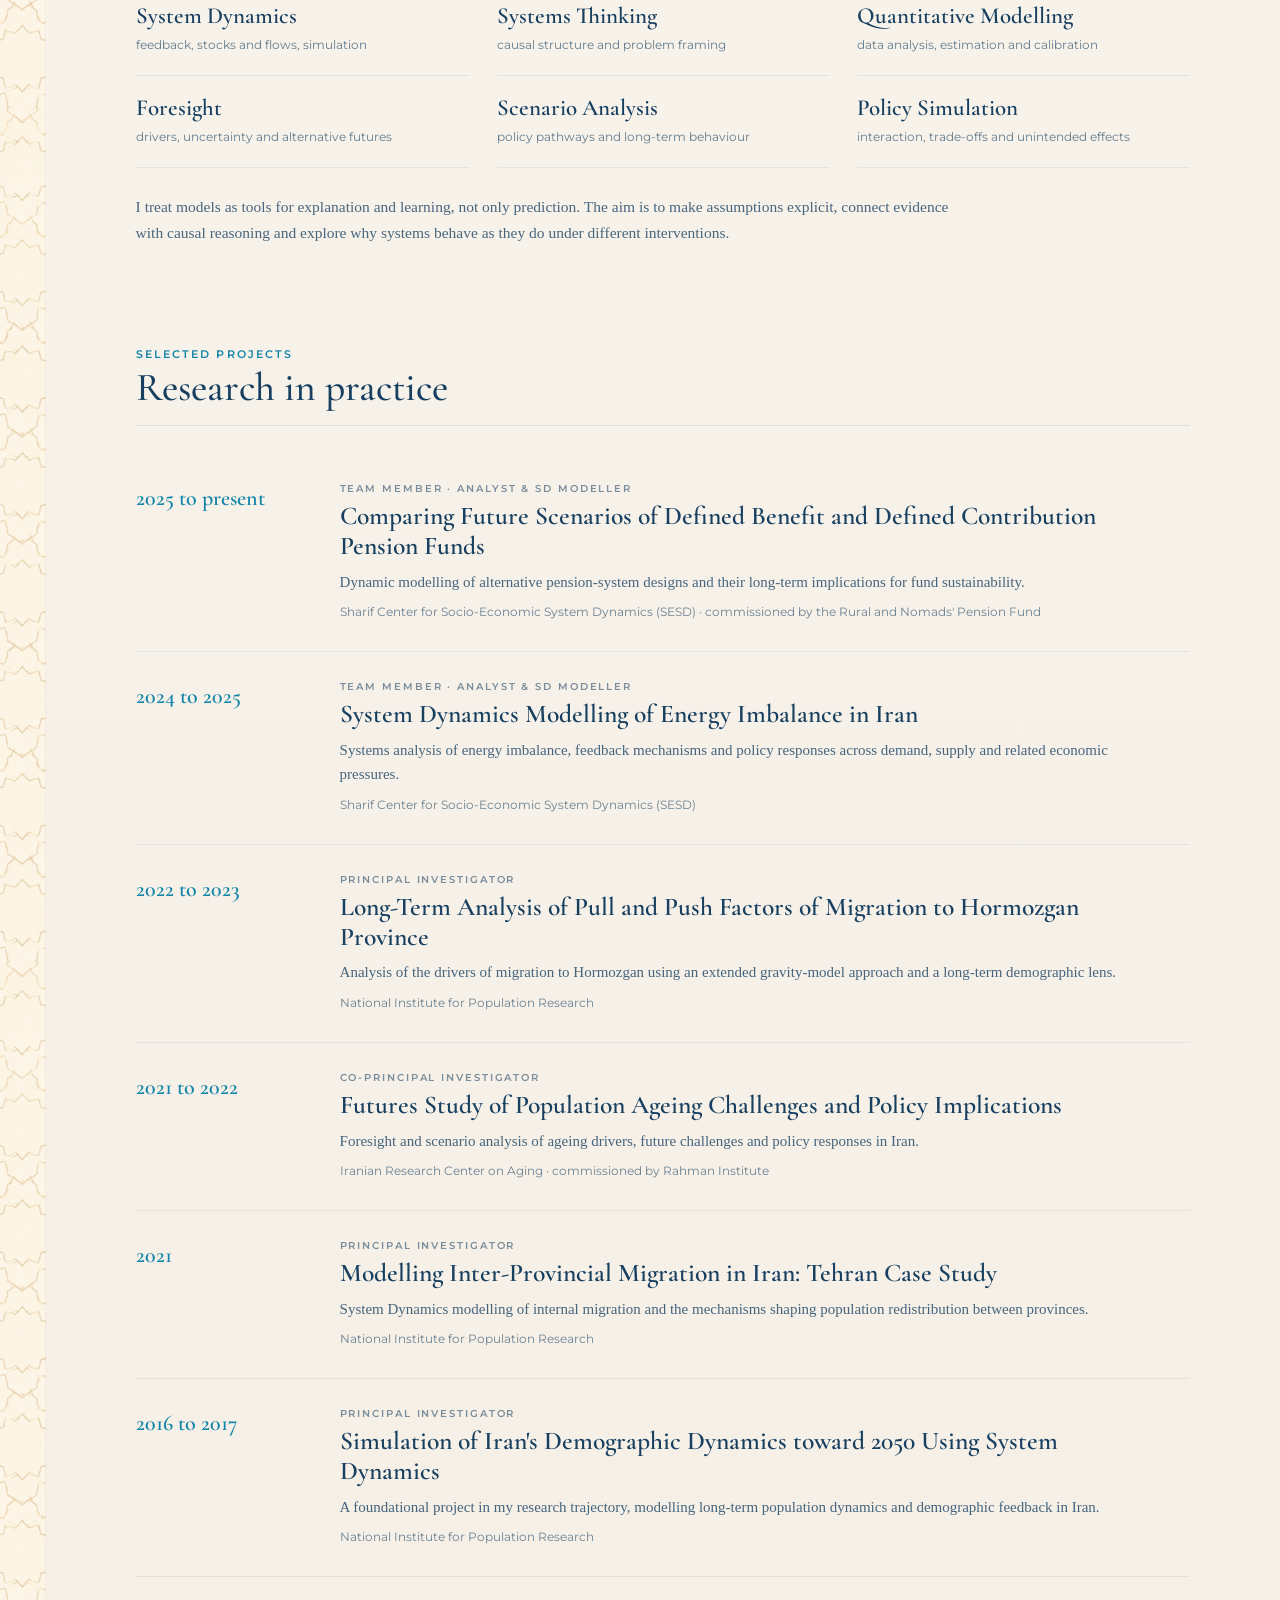
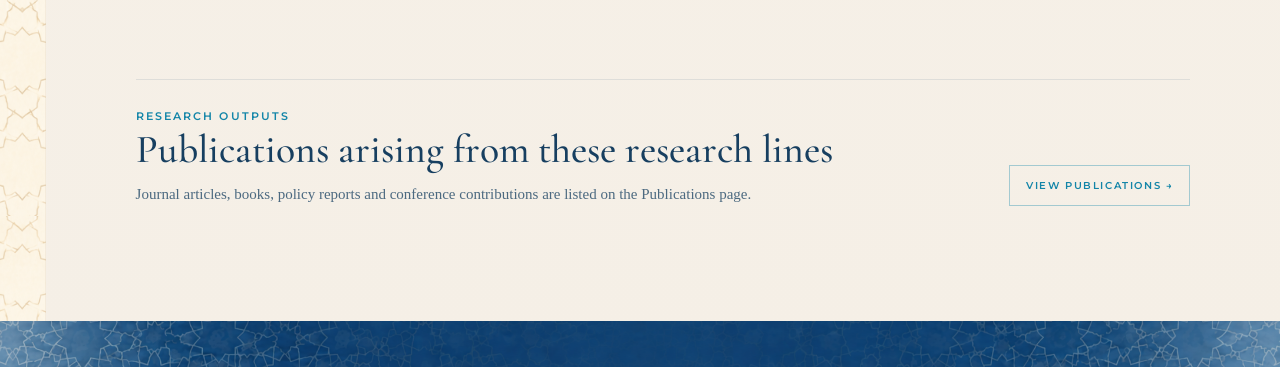
<file: research.html>
<!DOCTYPE html>
<html lang="en">

<head>
  <meta charset="UTF-8">

  <meta
    name="viewport"
    content="width=device-width, initial-scale=1.0"
  >

  <title>
    Research | Zahra Kalantari
  </title>

  <meta
    name="description"
    content="Research by Zahra Kalantari on demographic dynamics, socio-economic systems, sustainability, System Dynamics and policy modelling."
  >

  <link
    rel="preconnect"
    href="https://fonts.googleapis.com"
  >

  <link
    rel="preconnect"
    href="https://fonts.gstatic.com"
    crossorigin
  >

  <link
    href="https://fonts.googleapis.com/css2?family=Cormorant+Garamond:ital,wght@0,400;0,500;0,600;1,400&family=Montserrat:wght@400;500;600&display=swap"
    rel="stylesheet"
  >

  <link
    rel="stylesheet"
    href="style.css"
  >

  <link
    rel="stylesheet"
    href="research.css"
  >
</head>


<body>

<div class="page-shell research-shell">


  <!-- LEFT YAZD INSPIRED BORDER -->

  <aside
    class="left-rail"
    aria-hidden="true">
  </aside>


  <!-- HEADER -->

  <header class="site-header research-header">

    <a
      class="brand"
      href="index.html">

      <img
        src="assets/brand-mark.png"
        alt=""
        class="brand-mark"
      >

      <span>
        ZAHRA KALANTARI
      </span>

    </a>


    <nav
      class="main-nav"
      aria-label="Main navigation">

      <a
        href="research.html"
        class="active"
        aria-current="page">
        Research
      </a>

      <a href="publications.html">
        Publications
      </a>

      <a href="teaching.html">
        Teaching
      </a>

      <a href="notes.html">
        Notes
      </a>

      <a href="about.html">
        About
      </a>

    </nav>


    <div class="social-links">

      <a
        href="https://www.linkedin.com/in/s-zahra-kalantari-74a5a860/"
        class="social-link linkedin"
        aria-label="LinkedIn"
        title="LinkedIn"
        target="_blank"
        rel="noopener noreferrer">

        <svg viewBox="0 0 24 24" aria-hidden="true">
          <path
            d="M20.45 20.45h-3.56v-5.57c0-1.33-.03-3.04-1.85-3.04-1.85 0-2.14 1.45-2.14 2.94v5.67H9.34V8.98h3.42v1.57h.05c.48-.9 1.64-1.85 3.37-1.85 3.6 0 4.27 2.37 4.27 5.46v6.29ZM5.32 7.41a2.06 2.06 0 1 1 0-4.12 2.06 2.06 0 0 1 0 4.12ZM7.1 20.45H3.54V8.98H7.1v11.47Z">
          </path>
        </svg>

      </a>


      <a
        href="https://scholar.google.com/citations?user=GRO_FDkAAAAJ&hl=en"
        class="social-link scholar"
        aria-label="Google Scholar"
        title="Google Scholar"
        target="_blank"
        rel="noopener noreferrer">

        <svg viewBox="0 0 24 24" aria-hidden="true">

          <circle
            cx="12"
            cy="12"
            r="11"
            class="scholar-circle">
          </circle>

          <polygon
            points="12,5.5 4.5,9.5 12,13.5 19.5,9.5"
            class="scholar-cap">
          </polygon>

          <path
            d="M7.5 11.2v4.1c1.5 1.3 3 1.9 4.5 1.9s3-.6 4.5-1.9v-4.1L12 13.6Z"
            class="scholar-base">
          </path>

        </svg>

      </a>

    </div>

  </header>


  <!-- MAIN -->

  <main class="research-main">


    <!-- HERO -->

    <section class="research-intro">

      <div
        class="page-ornament"
        aria-hidden="true">

        <span></span>

        <img
          src="assets/brand-mark.png"
          alt=""
        >

        <span></span>

      </div>


      <p class="page-kicker">
        RESEARCH
      </p>


      <h1>
        Understanding how demographic and socio-economic
        systems evolve, interact and respond to policy.
      </h1>


      <p class="research-lead">
        I use System Dynamics and complementary quantitative
        and foresight methods to study population change,
        labour, welfare, energy and sustainability as
        interconnected systems.
      </p>


      <p class="research-intro-copy">
        Rather than treating demographic or economic trends in isolation,
        I focus on feedback, adaptation, path dependence and unintended
        consequences over time.
      </p>

    </section>


    <!-- RESEARCH AREAS -->

    <section class="research-section research-strands">

      <div class="section-heading-row">

        <div>

          <p class="section-kicker">
            RESEARCH AREAS
          </p>

          <h2>
            Three connected lines of inquiry
          </h2>

        </div>

      </div>


      <div class="strand-list">


        <article
          class="strand"
          id="demographic-dynamics">

          <div class="strand-icon">

            <img
              src="assets/icon-demographic.png"
              alt=""
            >

          </div>

          <div class="strand-body">

            <h3>
              Demographic Dynamics
            </h3>

            <p>
              I study fertility, migration, population ageing and changing
              population structures as dynamic processes shaped by behaviour,
              values, economic conditions and policy.
            </p>

            <p class="strand-questions">
              How do fertility and migration respond to changing social and
              economic conditions? How do demographic processes reinforce one
              another over time? What makes population trajectories difficult
              to reverse?
            </p>

          </div>

        </article>


        <article
          class="strand"
          id="socio-economic-systems">

          <div class="strand-icon">

            <img
              src="assets/icon-socioeconomic.png"
              alt=""
            >

          </div>

          <div class="strand-body">

            <h3>
              Socio-Economic Systems
            </h3>

            <p>
              My work examines how demographic change interacts with labour
              supply, retirement, pensions, welfare institutions, public
              finance and other socio-economic structures.
            </p>

            <p class="strand-questions">
              How do institutions adapt to demographic pressure? When do
              policies complement or undermine one another? How can feedback
              create policy resistance, delays or unintended distributional
              effects?
            </p>

          </div>

        </article>


        <article
          class="strand"
          id="sustainability-transitions">

          <div class="strand-icon">

            <img
              src="assets/icon-sustainability.png"
              alt=""
            >

          </div>

          <div class="strand-body">

            <h3>
              Sustainability Transitions
            </h3>

            <p>
              I extend systems approaches to questions of energy, resources,
              behaviour and policy, with an interest in resilience and the
              long-term consequences of transition strategies.
            </p>

            <p class="strand-questions">
              How do resource constraints and behavioural responses interact?
              Where do cross-sector effects emerge? Which policy combinations
              improve resilience without shifting problems elsewhere?
            </p>

          </div>

        </article>


      </div>

    </section>


    <!-- HOW I STUDY COMPLEX SYSTEMS -->

    <section class="research-section methods-section">

      <div class="section-heading-row">

        <div>

          <p class="section-kicker">
            HOW I STUDY COMPLEX SYSTEMS
          </p>

          <h2>
            Methods &amp; analytical approaches
          </h2>

        </div>

      </div>


      <div class="research-methods">

        <div>
          <strong>System Dynamics</strong>
          <span>feedback, stocks and flows, simulation</span>
        </div>

        <div>
          <strong>Systems Thinking</strong>
          <span>causal structure and problem framing</span>
        </div>

        <div>
          <strong>Quantitative Modelling</strong>
          <span>data analysis, estimation and calibration</span>
        </div>

        <div>
          <strong>Foresight</strong>
          <span>drivers, uncertainty and alternative futures</span>
        </div>

        <div>
          <strong>Scenario Analysis</strong>
          <span>policy pathways and long-term behaviour</span>
        </div>

        <div>
          <strong>Policy Simulation</strong>
          <span>interaction, trade-offs and unintended effects</span>
        </div>

      </div>


      <p class="methods-statement">
        I treat models as tools for explanation and learning, not only
        prediction. The aim is to make assumptions explicit, connect evidence
        with causal reasoning and explore why systems behave as they do under
        different interventions.
      </p>

    </section>


    <!-- PROJECTS -->

    <section
      class="research-section projects-section"
      id="projects">

      <div class="section-heading-row">

        <div>

          <p class="section-kicker">
            SELECTED PROJECTS
          </p>

          <h2>
            Research in practice
          </h2>

        </div>

      </div>

      <!-- PROJECT LIST -->

      <div class="project-list">


        <article class="project-row">

          <div class="project-date">
            2025 to present
          </div>

          <div class="project-body">

            <p class="project-role-label">
              TEAM MEMBER · ANALYST &amp; SD MODELLER
            </p>

            <h3>
              Comparing Future Scenarios of Defined Benefit
              and Defined Contribution Pension Funds
            </h3>

            <p>
              Dynamic modelling of alternative pension-system designs and
              their long-term implications for fund sustainability.
            </p>

            <p class="project-institution">
              Sharif Center for Socio-Economic System Dynamics (SESD)
              · commissioned by the Rural and Nomads' Pension Fund
            </p>

          </div>

        </article>


        <article class="project-row">

          <div class="project-date">
            2024 to 2025
          </div>

          <div class="project-body">

            <p class="project-role-label">
              TEAM MEMBER · ANALYST &amp; SD MODELLER
            </p>

            <h3>
              System Dynamics Modelling of Energy Imbalance in Iran
            </h3>

            <p>
              Systems analysis of energy imbalance, feedback mechanisms and
              policy responses across demand, supply and related economic
              pressures.
            </p>

            <p class="project-institution">
              Sharif Center for Socio-Economic System Dynamics (SESD)
            </p>

          </div>

        </article>


        <article class="project-row">

          <div class="project-date">
            2022 to 2023
          </div>

          <div class="project-body">

            <p class="project-role-label">
              PRINCIPAL INVESTIGATOR
            </p>

            <h3>
              Long-Term Analysis of Pull and Push Factors
              of Migration to Hormozgan Province
            </h3>

            <p>
              Analysis of the drivers of migration to Hormozgan using an
              extended gravity-model approach and a long-term demographic lens.
            </p>

            <p class="project-institution">
              National Institute for Population Research
            </p>

          </div>

        </article>


        <article class="project-row">

          <div class="project-date">
            2021 to 2022
          </div>

          <div class="project-body">

            <p class="project-role-label">
              CO-PRINCIPAL INVESTIGATOR
            </p>

            <h3>
              Futures Study of Population Ageing Challenges
              and Policy Implications
            </h3>

            <p>
              Foresight and scenario analysis of ageing drivers, future
              challenges and policy responses in Iran.
            </p>

            <p class="project-institution">
              Iranian Research Center on Aging
              · commissioned by Rahman Institute
            </p>

          </div>

        </article>


        <article class="project-row">

          <div class="project-date">
            2021
          </div>

          <div class="project-body">

            <p class="project-role-label">
              PRINCIPAL INVESTIGATOR
            </p>

            <h3>
              Modelling Inter-Provincial Migration in Iran:
              Tehran Case Study
            </h3>

            <p>
              System Dynamics modelling of internal migration and the
              mechanisms shaping population redistribution between provinces.
            </p>

            <p class="project-institution">
              National Institute for Population Research
            </p>

          </div>

        </article>


        <article class="project-row">

          <div class="project-date">
            2016 to 2017
          </div>

          <div class="project-body">

            <p class="project-role-label">
              PRINCIPAL INVESTIGATOR
            </p>

            <h3>
              Simulation of Iran's Demographic Dynamics toward 2050
              Using System Dynamics
            </h3>

            <p>
              A foundational project in my research trajectory, modelling
              long-term population dynamics and demographic feedback in Iran.
            </p>

            <p class="project-institution">
              National Institute for Population Research
            </p>

          </div>

        </article>


      </div>

    </section>


    <!-- LINK TO PUBLICATIONS -->

    <section class="research-closing">

      <div>

        <p class="section-kicker">
          RESEARCH OUTPUTS
        </p>

        <h2>
          Publications arising from these research lines
        </h2>

        <p>
          Journal articles, books, policy reports and conference contributions
          are listed on the Publications page.
        </p>

      </div>


      <a
        href="publications.html"
        class="research-button">

        VIEW PUBLICATIONS
        <span aria-hidden="true">→</span>

      </a>

    </section>


  </main>


  <!-- DECORATIVE BOTTOM STRIP -->

  <section
    class="featured-strip research-bottom-strip"
    aria-hidden="true">
  </section>


</div>

</body>

</html>
</file>
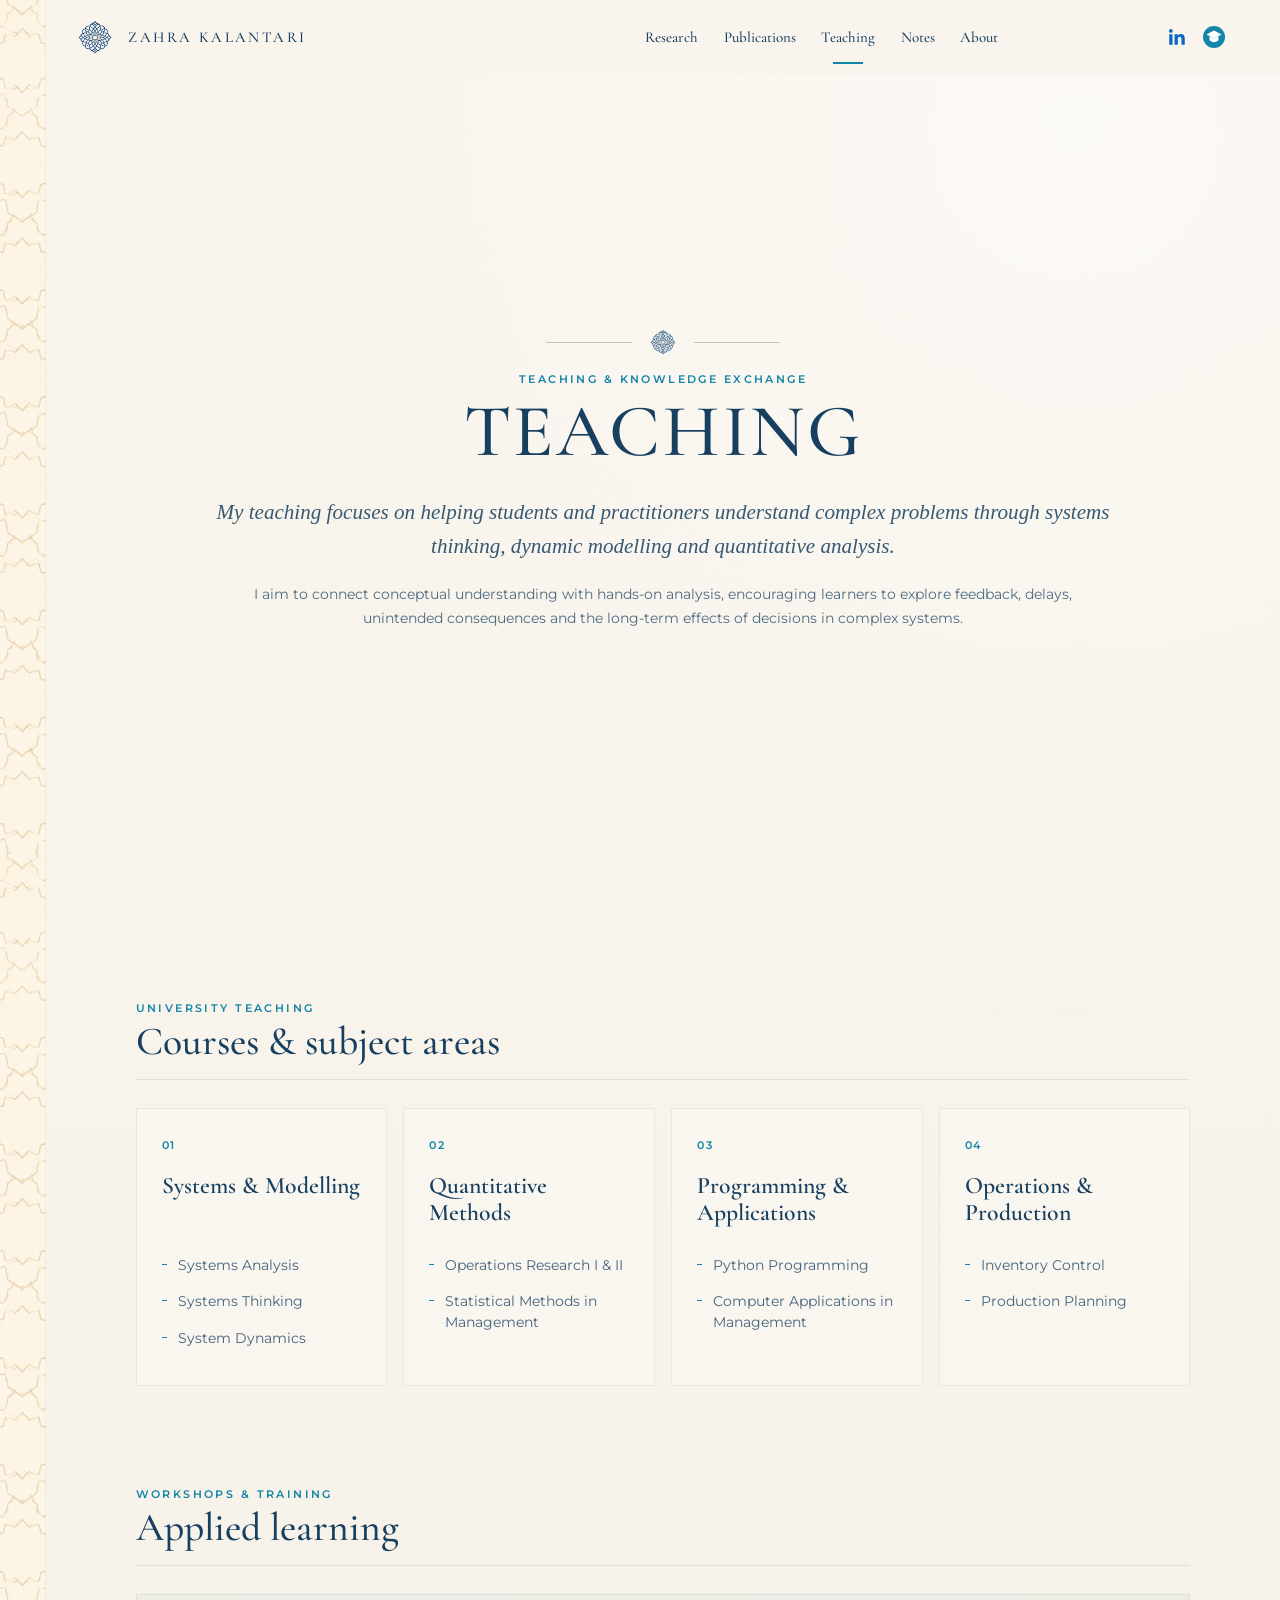
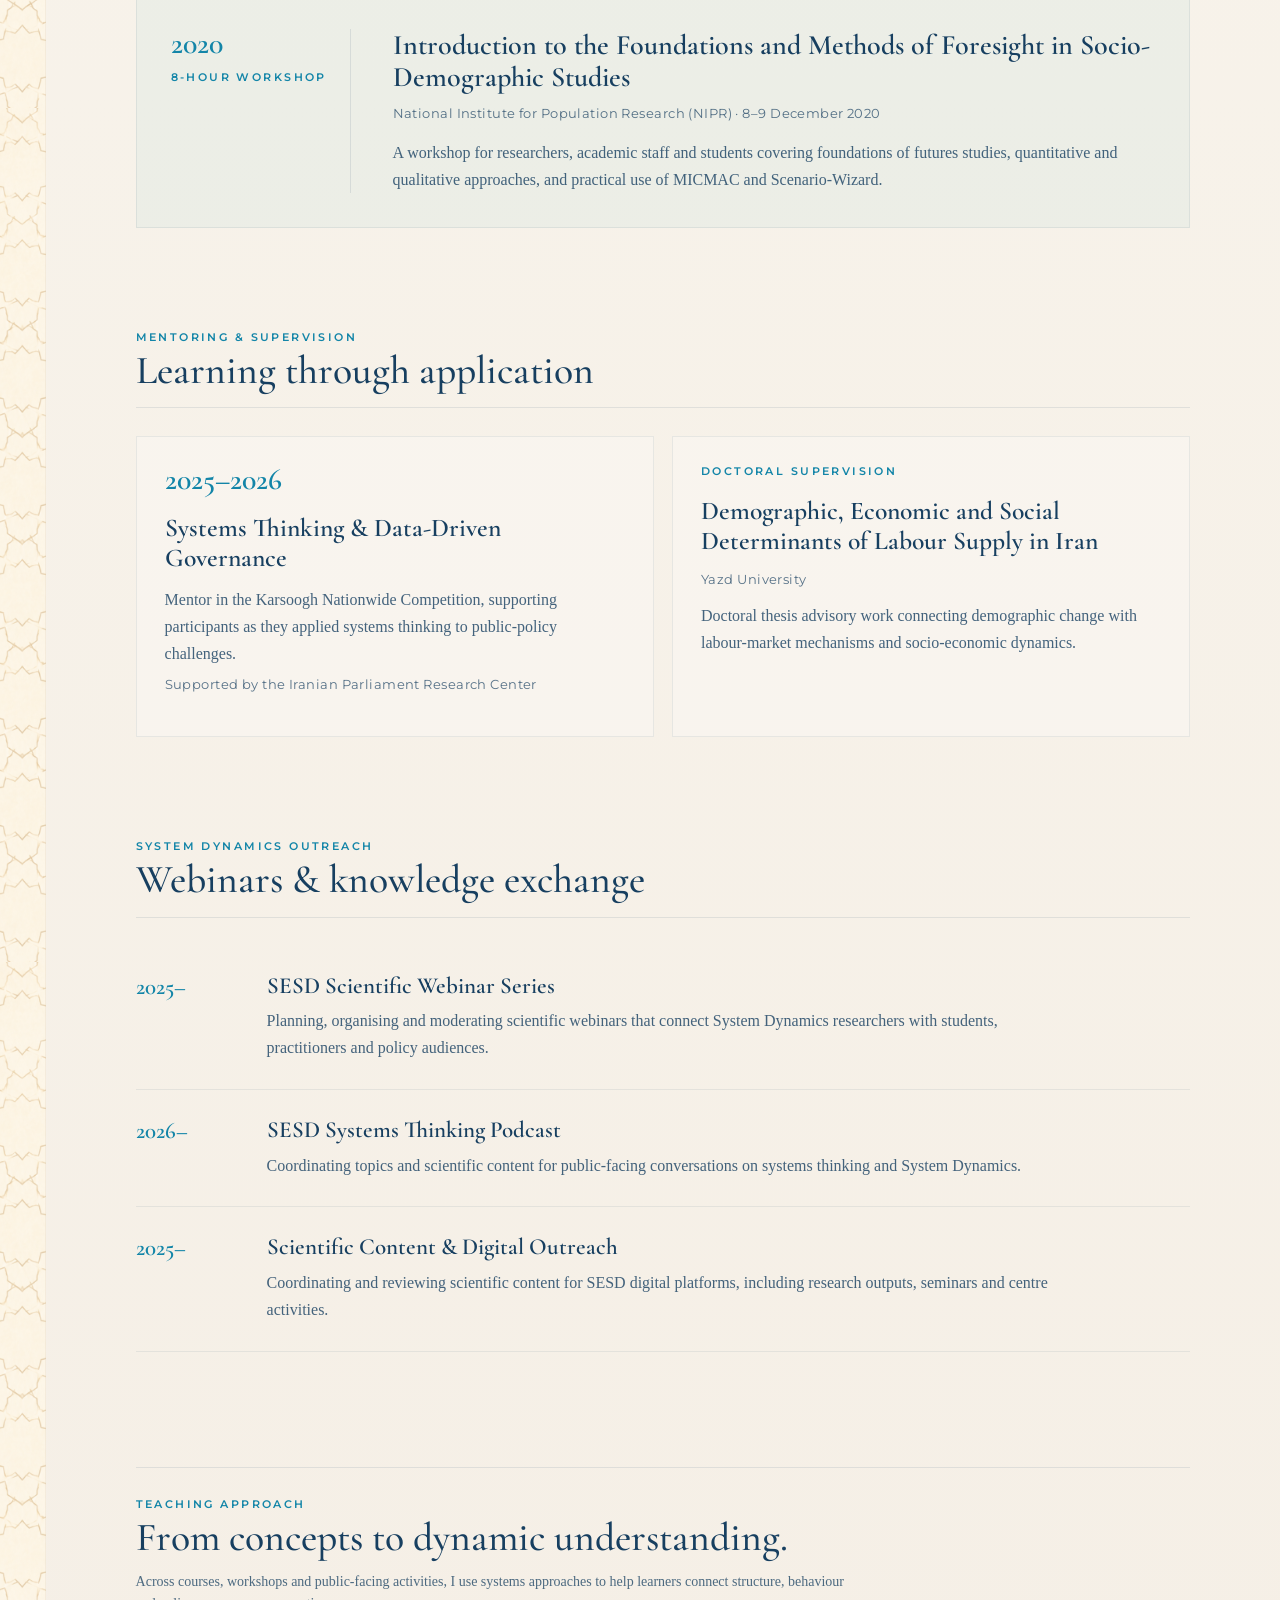
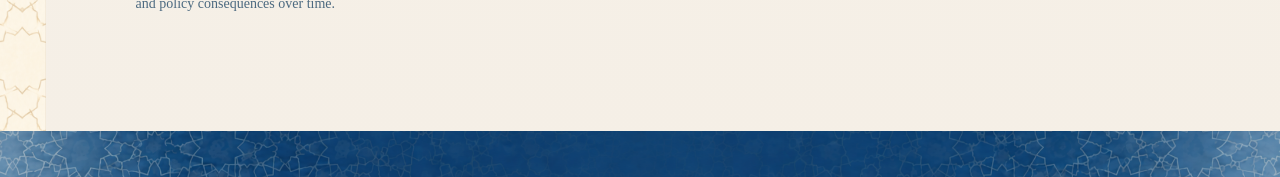
<file: teaching.html>
<!DOCTYPE html>
<html lang="en">
<head>
  <meta charset="UTF-8">
  <meta name="viewport" content="width=device-width, initial-scale=1.0">
  <title>Teaching | Zahra Kalantari</title>
  <meta name="description" content="Teaching, workshops, mentoring and System Dynamics knowledge-exchange activities by Zahra Kalantari.">
  <link rel="preconnect" href="https://fonts.googleapis.com">
  <link rel="preconnect" href="https://fonts.gstatic.com" crossorigin>
  <link href="https://fonts.googleapis.com/css2?family=Cormorant+Garamond:ital,wght@0,400;0,500;0,600;1,400&family=Montserrat:wght@400;500;600&display=swap" rel="stylesheet">
  <link rel="stylesheet" href="style.css">
  <link rel="stylesheet" href="teaching.css">
</head>
<body>

<div class="page-shell teaching-shell">
  <aside class="left-rail" aria-hidden="true"></aside>

  <header class="site-header teaching-header">
    <a class="brand" href="index.html">
      <img src="assets/brand-mark.png" alt="" class="brand-mark">
      <span>ZAHRA KALANTARI</span>
    </a>

    <nav class="main-nav" aria-label="Main navigation">
      <a href="research.html">Research</a>
      <a href="publications.html">Publications</a>
      <a href="teaching.html" class="active" aria-current="page">Teaching</a>
      <a href="notes.html">Notes</a>
      <a href="about.html">About</a>
    </nav>

    <div class="social-links">
      <a href="https://www.linkedin.com/in/s-zahra-kalantari-74a5a860/" class="social-link linkedin" aria-label="LinkedIn" title="LinkedIn" target="_blank" rel="noopener noreferrer">
        <svg viewBox="0 0 24 24" aria-hidden="true">
          <path d="M20.45 20.45h-3.56v-5.57c0-1.33-.03-3.04-1.85-3.04-1.85 0-2.14 1.45-2.14 2.94v5.67H9.34V8.98h3.42v1.57h.05c.48-.9 1.64-1.85 3.37-1.85 3.6 0 4.27 2.37 4.27 5.46v6.29ZM5.32 7.41a2.06 2.06 0 1 1 0-4.12 2.06 2.06 0 0 1 0 4.12ZM7.1 20.45H3.54V8.98H7.1v11.47Z"></path>
        </svg>
      </a>

      <a href="https://scholar.google.com/citations?user=GRO_FDkAAAAJ&hl=en" class="social-link scholar" aria-label="Google Scholar" title="Google Scholar" target="_blank" rel="noopener noreferrer">
        <svg viewBox="0 0 24 24" aria-hidden="true">
          <circle cx="12" cy="12" r="11" class="scholar-circle"></circle>
          <polygon points="12,5.5 4.5,9.5 12,13.5 19.5,9.5" class="scholar-cap"></polygon>
          <path d="M7.5 11.2v4.1c1.5 1.3 3 1.9 4.5 1.9s3-.6 4.5-1.9v-4.1L12 13.6Z" class="scholar-base"></path>
        </svg>
      </a>
    </div>
  </header>

  <main class="teaching-main">

    <section class="teaching-intro">
      <div class="page-ornament" aria-hidden="true">
        <span></span>
        <img src="assets/brand-mark.png" alt="">
        <span></span>
      </div>

      <p class="page-kicker">TEACHING &amp; KNOWLEDGE EXCHANGE</p>
      <h1>TEACHING</h1>

      <p class="teaching-lead">
        My teaching focuses on helping students and practitioners understand complex problems
        through systems thinking, dynamic modelling and quantitative analysis.
      </p>

      <p class="teaching-intro-copy">
        I aim to connect conceptual understanding with hands-on analysis, encouraging learners
        to explore feedback, delays, unintended consequences and the long-term effects of
        decisions in complex systems.
      </p>
    </section>

    <section class="teaching-section">
      <div class="section-heading-row">
        <div>
          <p class="section-kicker">UNIVERSITY TEACHING</p>
          <h2>Courses &amp; subject areas</h2>
        </div>
      </div>

      <div class="course-grid">
        <article class="course-card">
          <p class="course-number">01</p>
          <h3>Systems &amp; Modelling</h3>
          <ul>
            <li>Systems Analysis</li>
            <li>Systems Thinking</li>
            <li>System Dynamics</li>
          </ul>
        </article>

        <article class="course-card">
          <p class="course-number">02</p>
          <h3>Quantitative Methods</h3>
          <ul>
            <li>Operations Research I &amp; II</li>
            <li>Statistical Methods in Management</li>
          </ul>
        </article>

        <article class="course-card">
          <p class="course-number">03</p>
          <h3>Programming &amp; Applications</h3>
          <ul>
            <li>Python Programming</li>
            <li>Computer Applications in Management</li>
          </ul>
        </article>

        <article class="course-card">
          <p class="course-number">04</p>
          <h3>Operations &amp; Production</h3>
          <ul>
            <li>Inventory Control</li>
            <li>Production Planning</li>
          </ul>
        </article>
      </div>
    </section>

    <section class="teaching-section">
      <div class="section-heading-row">
        <div>
          <p class="section-kicker">WORKSHOPS &amp; TRAINING</p>
          <h2>Applied learning</h2>
        </div>
      </div>

      <article class="feature-activity">
        <div class="activity-meta">
          <span class="activity-year">2020</span>
          <span class="activity-type">8-HOUR WORKSHOP</span>
        </div>

        <div class="activity-content">
          <h3>Introduction to the Foundations and Methods of Foresight in Socio-Demographic Studies</h3>
          <p class="activity-place">National Institute for Population Research (NIPR) · 8–9 December 2020</p>
          <p>
            A workshop for researchers, academic staff and students covering foundations of futures studies,
            quantitative and qualitative approaches, and practical use of MICMAC and Scenario-Wizard.
          </p>
        </div>
      </article>
    </section>

    <section class="teaching-section">
      <div class="section-heading-row">
        <div>
          <p class="section-kicker">MENTORING &amp; SUPERVISION</p>
          <h2>Learning through application</h2>
        </div>
      </div>

      <div class="mentoring-grid">
        <article class="mentoring-card">
          <p class="activity-year">2025–2026</p>
          <h3>Systems Thinking &amp; Data-Driven Governance</h3>
          <p>
            Mentor in the Karsoogh Nationwide Competition, supporting participants as they applied
            systems thinking to public-policy challenges.
          </p>
          <p class="activity-place">Supported by the Iranian Parliament Research Center</p>
        </article>

        <article class="mentoring-card">
          <p class="activity-type">DOCTORAL SUPERVISION</p>
          <h3>Demographic, Economic and Social Determinants of Labour Supply in Iran</h3>
          <p class="activity-place">Yazd University</p>
          <p>
            Doctoral thesis advisory work connecting demographic change with labour-market mechanisms
            and socio-economic dynamics.
          </p>
        </article>
      </div>
    </section>

    <section class="teaching-section knowledge-section">
      <div class="section-heading-row">
        <div>
          <p class="section-kicker">SYSTEM DYNAMICS OUTREACH</p>
          <h2>Webinars &amp; knowledge exchange</h2>
        </div>
      </div>

      <div class="knowledge-list">
        <article class="knowledge-item">
          <div class="knowledge-date">2025–</div>
          <div>
            <h3>SESD Scientific Webinar Series</h3>
            <p>
              Planning, organising and moderating scientific webinars that connect System Dynamics
              researchers with students, practitioners and policy audiences.
            </p>
          </div>
        </article>

        <article class="knowledge-item">
          <div class="knowledge-date">2026–</div>
          <div>
            <h3>SESD Systems Thinking Podcast</h3>
            <p>
              Coordinating topics and scientific content for public-facing conversations on systems
              thinking and System Dynamics.
            </p>
          </div>
        </article>

        <article class="knowledge-item">
          <div class="knowledge-date">2025–</div>
          <div>
            <h3>Scientific Content &amp; Digital Outreach</h3>
            <p>
              Coordinating and reviewing scientific content for SESD digital platforms, including
              research outputs, seminars and centre activities.
            </p>
          </div>
        </article>
      </div>
    </section>

    <section class="teaching-closing">
      <div>
        <p class="section-kicker">TEACHING APPROACH</p>
        <h2>From concepts to dynamic understanding.</h2>
        <p>
          Across courses, workshops and public-facing activities, I use systems approaches to help
          learners connect structure, behaviour and policy consequences over time.
        </p>
      </div>
    </section>

  </main>

  <section class="featured-strip teaching-bottom-strip" aria-hidden="true"></section>
</div>

</body>
</html>
</file>
<file: style.css>
/* =========================================================
   ZAHRA KALANTARI — FINAL HOMEPAGE CSS (REVISED V2)
   Replace your whole style.css with this file.
   ========================================================= */

:root {
  --page: #f7f2e9;
  --page-light: #faf6ef;
  --sand: #d4c8b6;
  --blue: #1385a8;
  --deep-blue: #173f60;
  --line: rgba(23, 63, 96, 0.11);

  /* left rail width = featured banner height */
  --featured-height: 46px;
  --rail-width: 46px;

  --header-height: 74px;
  --research-height: 248px;
}

/* ===================== RESET ===================== */

* {
  box-sizing: border-box;
  margin: 0;
  padding: 0;
}

html,
body {
  width: 100%;
  min-height: 100%;
}

html {
  scroll-behavior: smooth;
}

body {
  overflow-x: hidden;
  font-family: "Cormorant Garamond", Georgia, serif;
  color: var(--deep-blue);
  background:
    radial-gradient(circle at 82% 6%, rgba(255, 255, 255, 0.42), transparent 29%),
    linear-gradient(180deg, #f9f5ed 0%, #f5efe6 100%);
}

a {
  color: inherit;
  text-decoration: none;
}

img {
  display: block;
}

/* ===================== PAGE ===================== */

.page-shell {
  position: relative;
  width: 100%;
  height: 100svh;
  min-height: 0;
  overflow: hidden;
  display: grid;
  grid-template-rows:
    var(--header-height)
    minmax(0, 1fr)
    var(--research-height)
    var(--featured-height);
  background:
    radial-gradient(circle at 82% 6%, rgba(255, 255, 255, 0.40), transparent 29%),
    linear-gradient(180deg, #f9f5ed 0%, #f5efe6 100%);
}

/* ===================== LEFT RAIL ===================== */

.left-rail {
  position: absolute;
  z-index: 40;
  top: 0;
  left: 0;
  height: calc(100% - var(--featured-height));
  width: var(--rail-width);
  overflow: hidden;
  background-color: #f7f2e9;
  background-image: url("assets/left-border.png");
  background-repeat: repeat-y;
  background-size: cover;
  background-position: center top;
  border-right: 1px solid rgba(212, 200, 182, 0.22);
  pointer-events: none;
}

/* ===================== HEADER ===================== */

.site-header {
  position: relative;
  z-index: 20;
  grid-row: 1;
  display: grid;
  grid-template-columns: minmax(270px, 1fr) auto minmax(96px, 0.4fr);
  align-items: center;
  padding: 0 4.2vw 0 calc(var(--rail-width) + 2.3vw);
  border-bottom: none;
  background: rgba(249, 245, 237, 0.94);
}

.brand {
  width: max-content;
  display: inline-flex;
  align-items: center;
  gap: 13px;
}

.brand-mark {
  width: 40px;
  height: 40px;
  flex: 0 0 auto;
  object-fit: contain;
}

.brand span {
  font-size: 15px;
  font-weight: 500;
  letter-spacing: 0.16em;
  white-space: nowrap;
}

/* ===================== NAV ===================== */

.main-nav {
  height: 100%;
  display: flex;
  align-items: center;
  justify-content: center;
  gap: clamp(22px, 2vw, 34px);
}

.main-nav a {
  position: relative;
  font-size: 15px;
  font-weight: 500;
  color: var(--deep-blue);
  transition: color 0.20s ease;
}

.main-nav a:hover {
  color: var(--blue);
}

.main-nav a::after {
  content: "";
  position: absolute;
  left: 50%;
  bottom: -18px;
  width: 0;
  height: 2px;
  transform: translateX(-50%);
  background: var(--blue);
  transition: width 0.20s ease;
}

.main-nav a:hover::after,
.main-nav a.active::after {
  width: 30px;
}

/* ===================== SOCIAL ===================== */

.social-links {
  display: flex;
  align-items: center;
  justify-content: flex-end;
  gap: 12px;
}

.social-link {
  width: 25px;
  height: 25px;
  display: grid;
  place-items: center;
  transition: transform 0.20s ease;
}

.social-link:hover {
  transform: translateY(-1px);
}

.linkedin svg {
  width: 22px;
  height: 22px;
  fill: #0A66C2;
}

.scholar svg {
  width: 24px;
  height: 24px;
}

.scholar-circle {
  fill: var(--blue);
}

.scholar-cap,
.scholar-base {
  fill: #ffffff;
}

/* ===================== HERO ===================== */

.hero {
  grid-row: 2;
  position: relative;
  z-index: 1;
  min-height: 0;
  height: 100%;
  margin-left: var(--rail-width);
  width: calc(100% - var(--rail-width));
  overflow: hidden;
  border-bottom: none;
}

.hero-copy {
  position: relative;
  z-index: 3;
  width: 42%;
  height: 100%;
  min-width: 0;
  display: flex;
  flex-direction: column;
  justify-content: center;
  align-items: flex-start;
  padding: 0.3vh 2.4vw 0.3vh 6.8vw;
}

.hero-label {
  margin-bottom: 14px;
  font-family: "Montserrat", Arial, sans-serif;
  font-size: 12px;
  font-weight: 600;
  letter-spacing: 0.29em;
  color: var(--blue);
}

.hero h1 {
  font-size: clamp(48px, 4.1vw, 64px);
  line-height: 0.91;
  letter-spacing: 0.045em;
  font-weight: 500;
  color: var(--deep-blue);
}

.hero-rule {
  display: block;
  width: 36px;
  height: 2px;
  margin: 14px 0;
  background: var(--blue);
}

.hero-description {
  max-width: 390px;
  font-family: Georgia, "Times New Roman", serif;
  font-style: italic;
  font-size: clamp(14px, 1.14vw, 17.5px);
  line-height: 1.48;
  color: var(--deep-blue);
}

.hero-link {
  margin-top: 16px;
  display: inline-flex;
  align-items: center;
  gap: 13px;
  font-family: "Montserrat", Arial, sans-serif;
  font-size: 11px;
  font-weight: 600;
  letter-spacing: 0.23em;
  color: var(--blue);
}

/* bigger shamsa, more centered, no visible hard edges */
.hero-visual {
  position: absolute;
  z-index: 1;
  top: -8px;
  right: -10px;
  bottom: -8px;
  width: 74%;
  overflow: hidden;
  background-color: var(--page);
  background-image: url("assets/hero-graphic.png");
  background-repeat: no-repeat;
  background-size: 116% auto;
  background-position: 80% center;
}

.hero-visual::before {
  content: "";
  position: absolute;
  z-index: 2;
  top: 0;
  bottom: 0;
  left: 0;
  width: 17%;
  background:
    linear-gradient(
      to right,
      var(--page) 0%,
      rgba(247, 242, 233, 0.93) 22%,
      rgba(247, 242, 233, 0.52) 58%,
      rgba(247, 242, 233, 0) 100%
    );
  pointer-events: none;
}

.hero-visual > img {
  display: none;
}

/* ===================== RESEARCH AREAS ===================== */

.research-areas {
  grid-row: 3;
  position: relative;
  z-index: 3;
  min-height: 0;

  margin-left: var(--rail-width);
  width: calc(100% - var(--rail-width));

  padding: 6px 4.1vw 38px;

  overflow: hidden;
  background: var(--page);
}


/* ---------- HEADING ---------- */

.research-heading {
  height: 24px;

  display: flex;
  align-items: center;
  justify-content: center;

  gap: 15px;
  margin-bottom: 1px;
}

.heading-line {
  width: 82px;
  height: 1px;

  background: rgba(137, 117, 84, 0.42);
}

.heading-mark {
  width: 25px;
  height: 25px;

  object-fit: contain;
}

.research-areas > h2 {
  margin: 0 0 6px;
  text-align: center;

  font-family: "Cormorant Garamond", Georgia, serif;

  font-size: clamp(18px, 1.58vw, 25px);
  font-weight: 500;
  letter-spacing: 0.19em;

  color: var(--deep-blue);
}


/* ---------- GRID ---------- */

.research-grid {
  height: calc(100% - 44px);

  display: grid;

  grid-template-columns:
    1fr 1fr 1fr 0.92fr;

  align-items: start;

  gap: 0;

  margin-top: -6px;
}


/* ---------- CARDS ---------- */

.research-card {
  min-width: 0;

  display: flex;
  flex-direction: column;

  align-items: center;
  justify-content: flex-start;

  padding: 0 1.25vw;

  text-align: center;

  border: none;
}


/* ---------- ICONS ---------- */

.research-icon-box {
  width: 80px;
  height: 80px;

  display: flex;

  align-items: center;
  justify-content: center;

  margin-bottom: 1px;

  overflow: visible;
}

.research-icon {
  display: block;
  object-fit: contain;
}

.icon-demographic {
  width: 74px;
  height: 74px;

  transform: scale(1.08);
}

.icon-socioeconomic {
  width: 72px;
  height: 72px;

  transform: scale(1.08);
}

.icon-sustainability {
  width: 70px;
  height: 70px;

  transform: scale(1.18);
}


/* ---------- RESEARCH TEXT ---------- */

.research-card h3 {
  margin-bottom: 5px;

  font-family:
    "Montserrat",
    Arial,
    sans-serif;

  font-size:
    clamp(10px, 0.78vw, 12px);

  line-height: 1.35;

  font-weight: 600;

  letter-spacing: 0.14em;

  color: var(--deep-blue);
}

.research-card p {
  font-family:
    "Montserrat",
    Arial,
    sans-serif;

  font-size:
    clamp(10px, 0.72vw, 11.5px);

  line-height: 1.35;

  font-weight: 400;

  letter-spacing: 0.025em;

  color: rgba(23, 63, 96, 0.78);
}


/* ---------- SLOGAN ---------- */

.research-slogan {
  align-self: start;

  padding: 0 0 0 2vw;

  margin-top: -1px;
}

.slogan-decoration {
  display: flex;

  align-items: center;

  gap: 11px;

  margin-bottom: 4px;
}

.slogan-decoration span {
  flex: 1;

  max-width: 55px;

  height: 1px;

  background: rgba(137, 117, 84, 0.42);
}

.slogan-decoration img {
  width: clamp(38px, 3vw, 46px);
  height: clamp(38px, 3vw, 46px);

  object-fit: contain;
}

.research-slogan p {
  font-family:
    Georgia,
    "Times New Roman",
    serif;

  font-size:
    clamp(12px, 0.96vw, 15px);

  line-height: 1.40;

  font-style: italic;

  color: var(--deep-blue);
}

.slogan-bottom-line {
  width: 29px;
  height: 1px;

  margin-top: 6px;

  background: var(--blue);
}
/* ===================== FEATURED BAR ===================== */

.featured-strip {
  grid-row: 4;
  width: 100%;
  height: var(--featured-height);
  margin: 0;
  overflow: hidden;
  background-color: #174e79;
  background-image: url("assets/feature-banner.png");
  background-repeat: no-repeat;
  background-position: center;
  background-size: cover;
  position: relative;
  z-index: 50;
}

.featured-strip > img {
  display: none;
}

/* ===================== SHORT DESKTOP ===================== */

@media (max-height: 760px) and (min-width: 901px) {
  :root {
    --featured-height: 44px;
    --rail-width: 44px;
    --header-height: 70px;
    --research-height: 236px;
  }

  .page-shell {
    min-height: 0;
  }

  .brand-mark {
    width: 36px;
    height: 36px;
  }

  .brand span {
    font-size: 15px;
  }

  .hero-copy {
    padding-left: 6.2vw;
  }

  .hero h1 {
    font-size: clamp(44px, 3.85vw, 58px);
  }

  .hero-description {
    font-size: clamp(13px, 1vw, 16px);
  }

  
  .research-areas {
    padding-top: 2px;
    padding-bottom: 36px;
  }

  .research-grid {
    margin-top: -10px;
  }

  .research-icon-box {
    width: 72px;
    height: 72px;
  }

  .icon-demographic {
    width: 67px;
    height: 67px;
  }

  .icon-socioeconomic {
    width: 65px;
    height: 65px;
  }

  .icon-sustainability {
    width: 63px;
    height: 63px;
  }

  .research-card p {
    font-size: 12.6px;
    line-height: 1.2;
  }

  .slogan-decoration img {
    width: 36px;
    height: 36px;
  }
}

/* ===================== TABLET / MOBILE ===================== */

@media (max-width: 900px) {

  body {
    overflow-y: auto;
  }

  :root {
    --featured-height: 52px;
    --rail-width: 52px;
  }

  .page-shell {
    height: auto;
    min-height: 100svh;
    display: block;
    overflow: visible;
  }

  .left-rail {
    position: absolute;
    top: 0;
    bottom: var(--featured-height);
    height: auto;
    width: var(--rail-width);
    background-size: cover;
  }

  .site-header {
    height: 68px;
    display: flex;
    padding: 0 16px 0 calc(var(--rail-width) + 16px);
  }

  .brand-mark {
    width: 34px;
    height: 34px;
  }

  .brand span {
    font-size: 14px;
    letter-spacing: 0.12em;
  }

  .main-nav {
    display: none;
  }

  .social-links {
    margin-left: auto;
  }

  .hero {
    position: relative;
    width: calc(100% - var(--rail-width));
    height: auto;
    min-height: 0;
    margin-left: var(--rail-width);
    padding: 38px 18px 0;
    overflow: hidden;
  }

  .hero-copy {
    width: 100%;
    height: auto;
    padding: 0 8px 26px;
  }

  .hero h1 {
    font-size: clamp(46px, 14vw, 68px);
  }

  .hero-visual {
    position: relative;
    top: auto;
    right: auto;
    bottom: auto;

    width: calc(100% + 36px);
    height: 330px;

    margin-left: -18px;

    background-size: cover;
    background-position: 72% center;
  }

  .hero-visual::before {
    width: 16%;
  }

  .research-areas {
    width: calc(100% - var(--rail-width));
    height: auto;
    margin-left: var(--rail-width);
    padding: 24px 22px 28px;
    overflow: visible;
  }

  .research-grid {
    height: auto;
    display: block;
    margin-top: 0;
  }

  .research-card {
    height: auto;
    padding: 18px 0;
    border-right: 0;
    border-bottom: none;
  }

  .research-icon-box {
    width: 82px;
    height: 82px;
  }

  .research-slogan {
    padding: 26px 0 5px;
    text-align: center;
  }

  .slogan-decoration {
    justify-content: center;
  }

  .slogan-bottom-line {
    margin-left: auto;
    margin-right: auto;
  }

  .featured-strip {
    width: 100%;
    height: var(--featured-height);
    margin: 0;
  }
}


/* MOBILE ONLY — MUST COME AFTER THE 900px BLOCK */

@media (max-width: 600px) {

  .hero-visual {
    height: 280px;
    background-position: 76% center;
  }

  .hero-visual::before {
    width: 12%;
  }
}
</file>
<file: about.css>
/* =========================================================
   ZAHRA KALANTARI — ABOUT PAGE
   FINAL REVISED VERSION
   Load AFTER style.css
   ========================================================= */

.about-shell {
  min-height: 100svh;
  height: auto;
  display: block;
  overflow: visible;
  background:
    radial-gradient(circle at 84% 4%, rgba(255,255,255,0.42), transparent 26%),
    linear-gradient(180deg, #f9f5ed 0%, #f5efe6 100%);
}

/* Left rail starts at top and stops at the top edge of the blue strip */
.about-shell > .left-rail {
  top: 0;
  bottom: var(--featured-height);
  height: auto;

  background-repeat: repeat-y;
  background-size: auto calc(100svh - var(--featured-height));
  background-position: center top;

  z-index: 40;
}

.about-header {
  position: sticky;
  top: 0;
  min-height: var(--header-height);
  z-index: 20;
  backdrop-filter: blur(10px);
}

.scholar svg {
  width: 24px;
  height: 24px;
}

.scholar-circle {
  fill: var(--blue);
}

.scholar-cap,
.scholar-base {
  fill: #ffffff;
}

/* ===================== MAIN ===================== */

.about-main {
  position: relative;
  z-index: 2;
  margin-left: var(--rail-width);
  padding-bottom: clamp(78px, 9vw, 118px);
}

/* ===================== HERO ===================== */

.about-hero {
  width: min(100%, 1240px);
  margin: 0 auto;

  padding:
    clamp(42px, 5vw, 66px)
    clamp(34px, 4.6vw, 70px)
    clamp(46px, 5vw, 66px);

  display: grid;
  grid-template-columns:
    minmax(0, 0.82fr)
    minmax(470px, 1.18fr);

  align-items: center;
  gap: clamp(34px, 4vw, 58px);
}

.page-kicker,
.section-kicker {
  font-family: "Montserrat", Arial, sans-serif;
  font-size: 10px;
  font-weight: 600;
  letter-spacing: 0.23em;
  color: var(--blue);
}

.about-hero-copy {
  position: relative;
  left: -18px;
}

.about-hero h1 {
  margin-top: 10px;

  font-family: "Cormorant Garamond", Georgia, serif;
  font-size: clamp(34px, 3.15vw, 50px);
  line-height: 1.03;
  font-weight: 500;

  color: var(--deep-blue);
}

.about-lead {
  max-width: 560px;
  margin-top: 24px;

  font-family: Georgia, "Times New Roman", serif;
  font-size: clamp(17px, 1.35vw, 20px);
  line-height: 1.58;
  font-style: italic;

  color: rgba(23,63,96,0.84);
}

.about-hero-text {
  max-width: 560px;
  margin-top: 15px;

  font-family: "Montserrat", Arial, sans-serif;
  font-size: 11px;
  line-height: 1.75;

  color: rgba(23,63,96,0.70);
}

.about-family-figure {
  position: relative;
  margin: 0;

  width: 100%;
  max-width: 570px;

  justify-self: end;
  align-self: center;

  transform: translateY(-10px);

  overflow: hidden;

  border: 1px solid rgba(23,63,96,0.08);
  background: rgba(255,255,255,0.18);
}

.about-family-figure::before {
  content: "";
  position: absolute;
  z-index: 2;
  inset: 0;

  box-shadow:
    inset 0 0 0 1px rgba(255,255,255,0.22);

  pointer-events: none;
}

.about-family-figure img {
  width: 100%;
  height: auto;

  aspect-ratio: 4 / 3;
  object-fit: cover;
  object-position: center 48%;
}

/* ===================== GENERAL SECTIONS ===================== */

.about-section,
.about-contact {
  width:
    min(
      calc(100% - 2 * clamp(46px, 7vw, 108px)),
      1120px
    );

  margin:
    clamp(68px, 8vw, 108px)
    auto
    0;
}

.section-heading-row {
  margin-bottom: 28px;
  padding-bottom: 16px;

  border-bottom:
    1px solid
    rgba(23,63,96,0.10);
}

.section-heading-row h2,
.about-contact h2 {
  margin-top: 6px;

  font-family: "Cormorant Garamond", Georgia, serif;
  font-size: clamp(30px, 3vw, 43px);
  line-height: 1.05;
  font-weight: 500;

  color: var(--deep-blue);
}

/* ===================== BIO ===================== */

.bio-copy {
  max-width: 860px;
}

.bio-copy p {
  margin-bottom: 18px;

  font-family: Georgia, "Times New Roman", serif;
  font-size: 15px;
  line-height: 1.72;

  color: rgba(23,63,96,0.80);
}

/* ===================== CURRENT ROLES ===================== */

.roles-list {
  display: flex;
  flex-direction: column;
}

.role-row {
  display: grid;
  grid-template-columns: 165px minmax(0, 1fr);
  gap: 34px;

  padding: 26px 0;

  border-bottom:
    1px solid
    rgba(23,63,96,0.08);
}

.role-date {
  padding-top: 3px;

  font-family: "Cormorant Garamond", Georgia, serif;
  font-size: 22px;
  line-height: 1.05;
  font-weight: 600;

  color: var(--blue);
}

.role-body h3 {
  margin-bottom: 6px;

  font-family: "Cormorant Garamond", Georgia, serif;
  font-size: clamp(23px, 2vw, 29px);
  line-height: 1.15;
  font-weight: 600;

  color: var(--deep-blue);
}

.role-place {
  margin-bottom: 10px;

  font-family: "Montserrat", Arial, sans-serif;
  font-size: 10px;
  line-height: 1.55;
  letter-spacing: 0.06em;

  color: rgba(23,63,96,0.62);
}

.role-body > p:last-child {
  max-width: 780px;

  font-family: Georgia, "Times New Roman", serif;
  font-size: 14px;
  line-height: 1.62;

  color: rgba(23,63,96,0.76);
}

/* ===================== ACADEMIC JOURNEY ===================== */

.journey-list {
  display: flex;
  flex-direction: column;
}

.journey-item {
  display: grid;
  grid-template-columns: 120px minmax(0, 1fr);
  gap: 28px;

  padding: 24px 0;

  border-bottom:
    1px solid
    rgba(23,63,96,0.08);
}

.journey-year {
  font-family: "Cormorant Garamond", Georgia, serif;
  font-size: 22px;
  line-height: 1.05;
  font-weight: 600;

  color: var(--blue);
}

.journey-item h3 {
  margin-bottom: 5px;

  font-family: "Cormorant Garamond", Georgia, serif;
  font-size: clamp(20px, 1.7vw, 25px);
  line-height: 1.2;
  font-weight: 600;

  color: var(--deep-blue);
}

.journey-item p {
  font-family: "Montserrat", Arial, sans-serif;
  font-size: 10.5px;
  line-height: 1.6;

  color: rgba(23,63,96,0.68);
}

/* ===================== METHODS ===================== */

.methods-grid {
  display: flex;
  flex-wrap: wrap;
  gap: 10px;
}

.method-pill {
  padding: 11px 14px;

  font-family: "Montserrat", Arial, sans-serif;
  font-size: 10px;
  font-weight: 500;
  letter-spacing: 0.08em;

  color: var(--deep-blue);
  background: rgba(255,255,255,0.25);

  border: 1px solid rgba(23,63,96,0.10);
}

.methods-note {
  max-width: 760px;
  margin-top: 24px;

  font-family: Georgia, "Times New Roman", serif;
  font-size: 14px;
  line-height: 1.65;

  color: rgba(23,63,96,0.76);
}

/* ===================== BEYOND THE RESEARCH ===================== */

.personal-section {
  padding-top: 8px;
}

.personal-layout {
  display: grid;
  grid-template-columns:
    minmax(0, 1.05fr)
    minmax(380px, 0.95fr);

  align-items: start;
  gap: clamp(38px, 5vw, 66px);
}

.personal-kicker {
  margin-bottom: 7px;

  font-family: "Montserrat", Arial, sans-serif;
  font-size: 9.5px;
  font-weight: 500;
  letter-spacing: 0.20em;

  color: rgba(23,63,96,0.52);
}

.personal-copy h2 {
  margin-bottom: 24px;

  font-family: "Cormorant Garamond", Georgia, serif;
  font-size: clamp(31px, 3vw, 44px);
  line-height: 1.06;
  font-weight: 500;

  color: var(--deep-blue);
}

.personal-copy p {
  max-width: 720px;
  margin-bottom: 18px;

  font-family: Georgia, "Times New Roman", serif;
  font-size: 14.5px;
  line-height: 1.70;

  color: rgba(23,63,96,0.80);
}

.journey-map {
  width: 100%;
  max-width: 510px;

  margin: 4px 0 0;

  justify-self: end;
  align-self: start;
}

.journey-map img {
  width: 100%;
  height: auto;
  display: block;
  object-fit: contain;
}

/* ===================== CONTACT ===================== */

.about-contact {
  padding-top: 30px;

  display: flex;
  align-items: flex-end;
  justify-content: space-between;

  gap: 50px;

  border-top:
    1px solid
    rgba(23,63,96,0.10);
}

.about-contact > div:first-child > p:not(.section-kicker) {
  max-width: 600px;
  margin-top: 11px;

  font-family: Georgia, "Times New Roman", serif;
  font-size: 14px;
  line-height: 1.6;

  color: rgba(23,63,96,0.74);
}

.profile-links {
  display: flex;
  flex-wrap: wrap;
  justify-content: flex-end;
  gap: 10px 20px;
}

.profile-links a {
  font-family: "Montserrat", Arial, sans-serif;
  font-size: 9.5px;
  font-weight: 600;
  letter-spacing: 0.13em;

  color: var(--blue);
}

/* ===================== BOTTOM STRIP ===================== */

.about-bottom-strip {
  width: 100%;
  margin-left: 0;
}

/* ===================== HOVER ===================== */

@media (hover: hover) {
  .profile-links a:hover {
    color: var(--deep-blue);
  }
}

/* ===================== TABLET ===================== */

@media (max-width: 900px) {

  .about-shell > .left-rail {
    position: absolute;

    top: 0;
    bottom: var(--featured-height);

    height: auto;
    width: var(--rail-width);

    background-repeat: repeat-y;
    background-size: auto calc(100svh - var(--featured-height));
    background-position: center top;
  }

  .about-header {
    position: sticky;

    height: auto;
    min-height: 68px;

    display: grid;
    grid-template-columns: minmax(0, 1fr) auto;
    grid-template-rows: 68px auto;

    padding:
      0
      18px
      0
      calc(var(--rail-width) + 16px);
  }

  .about-header .brand {
    grid-column: 1;
    grid-row: 1;
  }

  .about-header .social-links {
    grid-column: 2;
    grid-row: 1;
  }

  .about-header .main-nav {
    grid-column: 1 / -1;
    grid-row: 2;

    width: 100%;
    display: flex;
    justify-content: flex-start;

    gap: 22px;

    overflow-x: auto;
    padding: 0 0 14px;

    scrollbar-width: none;
  }

  .about-header .main-nav::-webkit-scrollbar {
    display: none;
  }

  .about-header .main-nav a {
    flex: 0 0 auto;
  }

  .about-header .main-nav a::after {
    bottom: -7px;
  }

  .about-hero,
  .personal-layout {
    grid-template-columns: 1fr;
  }

  .about-hero {
    padding: 46px 24px 52px;
  }

  .about-family-figure,
  .journey-map {
    max-width: 720px;
  }

  .about-section,
  .about-contact {
    width: calc(100% - 48px - var(--rail-width));

    margin-left: calc(var(--rail-width) + 24px);
    margin-right: 24px;
  }

  .about-contact {
    align-items: flex-start;
    flex-direction: column;
  }

  .profile-links {
    justify-content: flex-start;
  }
}

/* ===================== MOBILE ===================== */

@media (max-width: 600px) {

  .about-hero {
    padding: 38px 18px 46px;
  }

  .about-hero h1 {
    font-size: clamp(38px, 12vw, 54px);
  }

  .about-family-figure img {
    aspect-ratio: 1.1 / 1;
  }

  .about-section,
  .about-contact {
    width: calc(100% - 36px - var(--rail-width));

    margin-left: calc(var(--rail-width) + 18px);
    margin-right: 18px;
    margin-top: 62px;
  }

  .role-row {
    grid-template-columns: 1fr;
    gap: 10px;
  }

  .journey-item {
    grid-template-columns: 86px minmax(0, 1fr);
    gap: 15px;
    padding: 21px 0;
  }

  .journey-year {
    font-size: 18px;
  }

  .methods-grid {
    gap: 8px;
  }

  .method-pill {
    padding: 10px 12px;
    font-size: 9.5px;
  }

  .personal-copy h2 {
    font-size: clamp(29px, 10vw, 40px);
  }
}
</file>
<file: research.css>
/* =========================================================
   ZAHRA KALANTARI — RESEARCH PAGE
   Load AFTER style.css
   ========================================================= */


/* ===================== PAGE ===================== */

.research-shell {
  min-height: 100svh;
  height: auto;

  display: block;

  overflow: visible;

  background:
    radial-gradient(
      circle at 84% 4%,
      rgba(255,255,255,0.42),
      transparent 26%
    ),
    linear-gradient(
      180deg,
      #f9f5ed 0%,
      #f5efe6 100%
    );
}


/* Rail starts at the top and ends at the top edge of the blue bar */

.research-shell > .left-rail {
  top: 0;
  bottom: var(--featured-height);

  height: auto;

  background-repeat: repeat-y;
  background-size: auto calc(100svh - var(--featured-height));
  background-position: center top;

  z-index: 40;
}


.research-header {
  position: sticky;

  top: 0;

  min-height: var(--header-height);

  z-index: 20;

  backdrop-filter: blur(10px);
}


.scholar svg {
  width: 24px;
  height: 24px;
}


.scholar-circle {
  fill: var(--blue);
}


.scholar-cap,
.scholar-base {
  fill: #ffffff;
}


/* ===================== MAIN ===================== */

.research-main {
  position: relative;

  z-index: 2;

  margin-left: var(--rail-width);

  padding:
    clamp(54px, 6vw, 82px)
    clamp(46px, 7vw, 108px)
    clamp(78px, 9vw, 118px);
}


/* ===================== INTRO ===================== */

.research-intro {
  width: min(100%, 1000px);

  margin: 0 auto;

  text-align: center;
}


.page-ornament {
  display: flex;

  align-items: center;
  justify-content: center;

  gap: 16px;

  margin-bottom: 16px;
}


.page-ornament span {
  width: 86px;
  height: 1px;

  background:
    rgba(137,117,84,0.42);
}


.page-ornament img {
  width: 30px;
  height: 30px;

  object-fit: contain;
}


.page-kicker,
.section-kicker,
.project-role-label,
.project-status,
.project-role {
  font-family:
    "Montserrat",
    Arial,
    sans-serif;

  font-size: 10.5px;

  font-weight: 600;

  letter-spacing: 0.20em;

  color: var(--blue);
}


.research-intro h1 {
  max-width: 980px;

  margin:
    10px auto
    0;

  font-family:
    "Cormorant Garamond",
    Georgia,
    serif;

  font-size:
    clamp(42px, 4.5vw, 66px);

  line-height: 1.02;

  font-weight: 500;

  color: var(--deep-blue);
}


.research-lead {
  max-width: 800px;

  margin:
    24px auto
    0;

  font-family:
    Georgia,
    "Times New Roman",
    serif;

  font-size:
    clamp(18px, 1.45vw, 21px);

  line-height: 1.62;

  font-style: italic;

  color:
    rgba(23,63,96,0.84);
}


.research-intro-copy {
  max-width: 760px;

  margin:
    15px auto
    0;

  font-family:
    "Montserrat",
    Arial,
    sans-serif;

  font-size: 13px;

  line-height: 1.72;

  color:
    rgba(23,63,96,0.72);
}


/* ===================== GENERAL SECTIONS ===================== */

.research-section,
.research-closing {
  width: min(100%, 1120px);

  margin:
    clamp(76px, 8vw, 112px)
    auto
    0;
}


.section-heading-row {
  margin-bottom: 28px;

  padding-bottom: 16px;

  border-bottom:
    1px solid
    rgba(23,63,96,0.10);
}


.section-heading-row h2,
.research-closing h2 {
  margin-top: 6px;

  font-family:
    "Cormorant Garamond",
    Georgia,
    serif;

  font-size:
    clamp(32px, 3.1vw, 45px);

  line-height: 1.05;

  font-weight: 500;

  color: var(--deep-blue);
}


/* ===================== RESEARCH STRANDS ===================== */

.strand-list {
  display: flex;

  flex-direction: column;
}


.strand {
  display: grid;

  grid-template-columns:
    125px
    minmax(0, 1fr);

  gap: 34px;

  padding:
    30px
    0;

  border-bottom:
    1px solid
    rgba(23,63,96,0.08);
}


.strand-icon {
  width: 95px;
  height: 95px;

  display: flex;

  align-items: center;
  justify-content: center;
}


.strand-icon img {
  width: 82px;
  height: 82px;

  object-fit: contain;
}


.strand-body h3 {
  margin-bottom: 9px;

  font-family:
    "Cormorant Garamond",
    Georgia,
    serif;

  font-size:
    clamp(26px, 2.2vw, 32px);

  line-height: 1.12;

  font-weight: 600;

  color: var(--deep-blue);
}


.strand-body > p:not(.strand-questions) {
  max-width: 820px;

  font-family:
    Georgia,
    "Times New Roman",
    serif;

  font-size: 16px;

  line-height: 1.68;

  color:
    rgba(23,63,96,0.80);
}


.strand-questions {
  max-width: 860px;

  margin-top: 12px;

  font-family:
    "Montserrat",
    Arial,
    sans-serif;

  font-size: 12.5px;

  line-height: 1.68;

  color:
    rgba(23,63,96,0.68);
}


/* ===================== METHODS ===================== */

.research-methods {
  display: grid;

  grid-template-columns:
    repeat(3, 1fr);

  gap:
    0
    28px;
}


.research-methods > div {
  padding:
    20px
    0;

  border-bottom:
    1px solid
    rgba(23,63,96,0.08);
}


.research-methods strong {
  display: block;

  margin-bottom: 5px;

  font-family:
    "Cormorant Garamond",
    Georgia,
    serif;

  font-size: 23px;

  line-height: 1.1;

  font-weight: 600;

  color: var(--deep-blue);
}


.research-methods span {
  font-family:
    "Montserrat",
    Arial,
    sans-serif;

  font-size: 12px;

  line-height: 1.55;

  color:
    rgba(23,63,96,0.66);
}


.methods-statement {
  max-width: 820px;

  margin-top: 26px;

  font-family:
    Georgia,
    "Times New Roman",
    serif;

  font-size: 15.5px;

  line-height: 1.68;

  color:
    rgba(23,63,96,0.78);
}


/* ===================== PROJECT LIST ===================== */

.project-list {
  margin-top: 18px;

  display: flex;

  flex-direction: column;
}


.project-row {
  display: grid;

  grid-template-columns:
    170px
    minmax(0, 1fr);

  gap: 34px;

  padding:
    29px
    0;

  border-bottom:
    1px solid
    rgba(23,63,96,0.08);
}


.project-date {
  padding-top: 4px;

  font-family:
    "Cormorant Garamond",
    Georgia,
    serif;

  font-size: 22px;

  line-height: 1.08;

  font-weight: 600;

  color: var(--blue);
}


.project-role-label {
  margin-bottom: 7px;

  font-size: 9.5px;

  color:
    rgba(23,63,96,0.56);
}


.project-body h3 {
  max-width: 800px;

  margin-bottom: 9px;

  font-family:
    "Cormorant Garamond",
    Georgia,
    serif;

  font-size:
    clamp(23px, 2vw, 29px);

  line-height: 1.17;

  font-weight: 600;

  color: var(--deep-blue);
}


.project-body > p:not(.project-role-label):not(.project-institution) {
  max-width: 820px;

  font-family:
    Georgia,
    "Times New Roman",
    serif;

  font-size: 15px;

  line-height: 1.65;

  color:
    rgba(23,63,96,0.79);
}


.project-institution {
  max-width: 830px;

  margin-top: 9px;

  font-family:
    "Montserrat",
    Arial,
    sans-serif;

  font-size: 11.5px;

  line-height: 1.6;

  color:
    rgba(23,63,96,0.62);
}


/* ===================== CLOSING ===================== */

.research-closing {
  padding-top: 30px;

  display: flex;

  align-items: flex-end;
  justify-content: space-between;

  gap: 44px;

  border-top:
    1px solid
    rgba(23,63,96,0.10);
}


.research-closing > div > p:not(.section-kicker) {
  max-width: 650px;

  margin-top: 11px;

  font-family:
    Georgia,
    "Times New Roman",
    serif;

  font-size: 15px;

  line-height: 1.62;

  color:
    rgba(23,63,96,0.76);
}


.research-button {
  flex: 0 0 auto;

  padding:
    13px
    16px;

  font-family:
    "Montserrat",
    Arial,
    sans-serif;

  font-size: 10px;

  font-weight: 600;

  letter-spacing: 0.16em;

  color: var(--blue);

  border:
    1px solid
    rgba(19,133,168,0.36);
}


/* ===================== BOTTOM STRIP ===================== */

.research-bottom-strip {
  width: 100%;

  margin-left: 0;
}


/* ===================== HOVER ===================== */

@media (hover: hover) {

  .research-button:hover {
    color: var(--deep-blue);
  }

}


/* ===================== TABLET ===================== */

@media (max-width: 900px) {

  .research-shell > .left-rail {
    position: absolute;

    top: 0;
    bottom: var(--featured-height);

    height: auto;
    width: var(--rail-width);

    background-repeat: repeat-y;
    background-size: auto calc(100svh - var(--featured-height));
    background-position: center top;
  }


  .research-header {
    position: sticky;

    height: auto;
    min-height: 68px;

    display: grid;

    grid-template-columns:
      minmax(0, 1fr)
      auto;

    grid-template-rows:
      68px
      auto;

    padding:
      0
      18px
      0
      calc(var(--rail-width) + 16px);
  }


  .research-header .brand {
    grid-column: 1;
    grid-row: 1;
  }


  .research-header .social-links {
    grid-column: 2;
    grid-row: 1;
  }


  .research-header .main-nav {
    grid-column:
      1 / -1;

    grid-row: 2;

    width: 100%;

    display: flex;

    justify-content: flex-start;

    gap: 22px;

    overflow-x: auto;

    padding:
      0
      0
      14px;

    scrollbar-width: none;
  }


  .research-header .main-nav::-webkit-scrollbar {
    display: none;
  }


  .research-header .main-nav a {
    flex: 0 0 auto;
  }


  .research-header .main-nav a::after {
    bottom: -7px;
  }


  .research-main {
    padding:
      46px
      24px
      80px;
  }


  .research-methods {
    grid-template-columns:
      repeat(2, 1fr);
  }
.research-closing {
    align-items: flex-start;

    flex-direction: column;
  }

}


/* ===================== MOBILE ===================== */

@media (max-width: 600px) {

  .research-main {
    padding:
      38px
      18px
      70px;
  }


  .page-ornament span {
    width: 54px;
  }


  .research-intro h1 {
    font-size:
      clamp(38px, 12vw, 54px);
  }


  .research-section {
    margin-top: 62px;
  }


  .strand {
    grid-template-columns:
      1fr;

    gap: 12px;
  }


  .strand-icon {
    width: 78px;
    height: 78px;
  }


  .strand-icon img {
    width: 68px;
    height: 68px;
  }


  .research-methods {
    grid-template-columns:
      1fr;
  }


  .project-meta {
    align-items: flex-start;

    flex-direction: column;

    gap: 8px;
  }
.project-row {
    grid-template-columns:
      1fr;

    gap: 10px;
  }


  .project-date {
    font-size: 20px;
  }

}
</file>
<file: teaching.css>
/* =========================================================
   ZAHRA KALANTARI — TEACHING PAGE
   Load AFTER style.css
   ========================================================= */

.teaching-shell {
  min-height: 100svh;
  height: auto;
  display: block;
  overflow: visible;
  background:
    radial-gradient(circle at 84% 4%, rgba(255,255,255,0.42), transparent 26%),
    linear-gradient(180deg, #f9f5ed 0%, #f5efe6 100%);
}

.teaching-shell > .left-rail {
  top: 0;
  bottom: var(--featured-height);
  height: auto;

  background-repeat: repeat-y;
  background-size: auto calc(100svh - var(--featured-height));
  background-position: center top;

  z-index: 40;
}

.teaching-header {
  position: sticky;
  top: 0;
  min-height: var(--header-height);
  z-index: 20;
  backdrop-filter: blur(10px);
}

.scholar svg {
  width: 24px;
  height: 24px;
}

.scholar-circle {
  fill: var(--blue);
}

.scholar-cap,
.scholar-base {
  fill: #ffffff;
}

.teaching-main {
  position: relative;
  z-index: 2;
  margin-left: var(--rail-width);

  padding:
    0
    clamp(46px, 7vw, 108px)
    clamp(76px, 9vw, 118px);
}

.teaching-intro {
  width: min(100%, 1040px);

  min-height: calc(100svh - var(--header-height));

  margin: 0 auto;

  padding: 30px 0 46px;

  display: flex;
  flex-direction: column;
  align-items: center;
  justify-content: center;

  text-align: center;
}

.page-ornament {
  display: flex;
  align-items: center;
  justify-content: center;
  gap: 16px;
  margin-bottom: 16px;
}

.page-ornament span {
  width: 86px;
  height: 1px;
  background: rgba(137,117,84,0.42);
}

.page-ornament img {
  width: 30px;
  height: 30px;
  object-fit: contain;
}

.page-kicker,
.section-kicker,
.activity-type {
  font-family: "Montserrat", Arial, sans-serif;
  font-size: 10.5px;
  font-weight: 600;
  letter-spacing: 0.23em;
  color: var(--blue);
}

.teaching-intro h1 {
  margin-top: 11px;

  font-family: "Cormorant Garamond", Georgia, serif;

  font-size: clamp(56px, 5.8vw, 84px);
  line-height: 0.94;
  font-weight: 500;
  letter-spacing: 0.035em;

  color: var(--deep-blue);
}

.teaching-lead {
  max-width: 900px;

  margin: 28px auto 0;

  font-family: Georgia, "Times New Roman", serif;
  font-size: clamp(20px, 1.65vw, 24px);
  line-height: 1.62;
  font-style: italic;

  color: rgba(23,63,96,0.86);
}

.teaching-intro-copy {
  max-width: 840px;

  margin: 18px auto 0;

  font-family: "Montserrat", Arial, sans-serif;
  font-size: 14px;
  line-height: 1.75;

  color: rgba(23,63,96,0.76);
}

.teaching-section {
  width: min(100%, 1120px);
  margin: clamp(72px, 8vw, 110px) auto 0;
}

.section-heading-row {
  margin-bottom: 28px;
  padding-bottom: 16px;
  border-bottom: 1px solid rgba(23,63,96,0.10);
}

.section-heading-row h2,
.teaching-closing h2 {
  margin-top: 6px;
  font-family: "Cormorant Garamond", Georgia, serif;
  font-size: clamp(32px, 3.1vw, 45px);
  line-height: 1.05;
  font-weight: 500;
  color: var(--deep-blue);
}

.course-grid {
  display: grid;
  grid-template-columns: repeat(4, 1fr);
  gap: 16px;
}

.course-card {
  min-height: 265px;
  padding: 29px 25px;
  background: rgba(255,255,255,0.23);
  border: 1px solid rgba(23,63,96,0.08);
}

.course-number {
  margin-bottom: 20px;
  font-family: "Montserrat", Arial, sans-serif;
  font-size: 11px;
  font-weight: 600;
  letter-spacing: 0.16em;
  color: var(--blue);
}

.course-card h3,
.activity-content h3,
.mentoring-card h3,
.knowledge-item h3 {
  font-family: "Cormorant Garamond", Georgia, serif;
  font-weight: 600;
  color: var(--deep-blue);
}

.course-card h3 {
  min-height: 58px;
  margin-bottom: 17px;
  font-size: clamp(23px, 1.85vw, 28px);
  line-height: 1.15;
}

.course-card ul {
  list-style: none;
}

.course-card li {
  position: relative;
  padding: 8px 0 8px 16px;

  font-family: "Montserrat", Arial, sans-serif;
  font-size: 13.5px;
  line-height: 1.5;

  color: rgba(23,63,96,0.80);
}

.course-card li::before {
  content: "";
  position: absolute;
  left: 0;
  top: 17px;
  width: 5px;
  height: 1px;
  background: var(--blue);
}

.feature-activity {
  display: grid;
  grid-template-columns: 180px minmax(0, 1fr);
  gap: 42px;
  padding: 34px;
  background: rgba(19,133,168,0.045);
  border: 1px solid rgba(23,63,96,0.08);
}

.activity-meta {
  display: flex;
  flex-direction: column;
  align-items: flex-start;
  gap: 12px;
  padding-right: 22px;
  border-right: 1px solid rgba(23,63,96,0.10);
}

.activity-year {
  font-family: "Cormorant Garamond", Georgia, serif;
  font-size: 30px;
  line-height: 1;
  font-weight: 600;
  color: var(--blue);
}

.activity-content h3 {
  max-width: 760px;
  margin-bottom: 10px;
  font-size: clamp(24px, 2.2vw, 32px);
  line-height: 1.15;
}

.activity-content > p:not(.activity-place) {
  max-width: 760px;
  margin-top: 16px;
  font-family: Georgia, "Times New Roman", serif;
  font-size: 16px;
  line-height: 1.68;
  color: rgba(23,63,96,0.80);
}

.activity-place {
  font-family: "Montserrat", Arial, sans-serif;
  font-size: 12.5px;
  line-height: 1.6;
  letter-spacing: 0.035em;

  color: rgba(23,63,96,0.72);
}

.mentoring-grid {
  display: grid;
  grid-template-columns: repeat(2, 1fr);
  gap: 18px;
}

.mentoring-card {
  min-height: 265px;
  padding: 28px;
  background: rgba(255,255,255,0.23);
  border: 1px solid rgba(23,63,96,0.08);
}

.mentoring-card h3 {
  margin: 18px 0 14px;
  font-size: clamp(23px, 2vw, 29px);
  line-height: 1.16;
}

.mentoring-card > p:not(.activity-year):not(.activity-type):not(.activity-place) {
  font-family: Georgia, "Times New Roman", serif;
  font-size: 16px;
  line-height: 1.68;
  color: rgba(23,63,96,0.80);
}

.mentoring-card .activity-place {
  margin-top: 8px;
  margin-bottom: 13px;
}

.knowledge-list {
  display: flex;
  flex-direction: column;
}

.knowledge-item {
  display: grid;
  grid-template-columns: 105px minmax(0, 1fr);
  gap: 26px;
  padding: 27px 0;
  border-bottom: 1px solid rgba(23,63,96,0.08);
}

.knowledge-date {
  padding-top: 3px;
  font-family: "Cormorant Garamond", Georgia, serif;
  font-size: 23px;
  line-height: 1;
  font-weight: 600;
  color: var(--blue);
}

.knowledge-item h3 {
  margin-bottom: 8px;
  font-size: clamp(21px, 1.8vw, 27px);
  line-height: 1.2;
}

.knowledge-item p {
  max-width: 800px;
  font-family: Georgia, "Times New Roman", serif;
  font-size: 16px;
  line-height: 1.68;
  color: rgba(23,63,96,0.80);
}

.teaching-closing {
  width: min(100%, 1120px);
  margin: clamp(76px, 9vw, 120px) auto 0;
  padding-top: 30px;
  border-top: 1px solid rgba(23,63,96,0.10);
}

.teaching-closing p:not(.section-kicker) {
  max-width: 720px;
  margin-top: 12px;
  font-family: Georgia, "Times New Roman", serif;
  font-size: 14px;
  line-height: 1.62;
  color: rgba(23,63,96,0.76);
}

.teaching-bottom-strip {
  width: 100%;
  margin-left: 0;
}

@media (hover: hover) {
  .course-card,
  .mentoring-card {
    transition: transform 0.20s ease, background 0.20s ease;
  }

  .course-card:hover,
  .mentoring-card:hover {
    transform: translateY(-3px);
    background: rgba(255,255,255,0.40);
  }
}

@media (max-width: 900px) {
  .teaching-shell > .left-rail {
    position: absolute;

    top: 0;
    bottom: var(--featured-height);

    height: auto;
    width: var(--rail-width);

    background-repeat: repeat-y;
    background-size: auto calc(100svh - var(--featured-height));
    background-position: center top;
  }

  .teaching-header {
    position: sticky;
    height: auto;
    min-height: 68px;
    display: grid;
    grid-template-columns: minmax(0, 1fr) auto;
    grid-template-rows: 68px auto;
    padding: 0 18px 0 calc(var(--rail-width) + 16px);
  }

  .teaching-header .brand {
    grid-column: 1;
    grid-row: 1;
  }

  .teaching-header .social-links {
    grid-column: 2;
    grid-row: 1;
  }

  .teaching-header .main-nav {
    grid-column: 1 / -1;
    grid-row: 2;
    width: 100%;
    display: flex;
    justify-content: flex-start;
    gap: 22px;
    overflow-x: auto;
    padding: 0 0 14px;
    scrollbar-width: none;
  }

  .teaching-header .main-nav::-webkit-scrollbar {
    display: none;
  }

  .teaching-header .main-nav a {
    flex: 0 0 auto;
  }

  .teaching-header .main-nav a::after {
    bottom: -7px;
  }

  .teaching-main {
    margin-left: var(--rail-width);
    padding: 0 24px 80px;
  }

  .teaching-intro {
    min-height: calc(100svh - 108px);
    padding: 26px 0 40px;
  }

  .course-grid {
    grid-template-columns: repeat(2, 1fr);
  }

  .feature-activity {
    grid-template-columns: 1fr;
    gap: 24px;
  }

  .activity-meta {
    padding-right: 0;
    padding-bottom: 20px;
    border-right: 0;
    border-bottom: 1px solid rgba(23,63,96,0.10);
  }
}

@media (max-width: 600px) {
  .teaching-main {
    padding: 0 18px 70px;
  }

  .teaching-intro {
    min-height: calc(100svh - 108px);
    padding: 24px 0 36px;
  }

  .page-ornament span {
    width: 54px;
  }

  .teaching-intro h1 {
    font-size: clamp(52px, 16vw, 72px);
  }

  .teaching-lead {
    font-size: 18px;
  }

  .teaching-intro-copy {
    font-size: 14px;
  }

  .teaching-section {
    margin-top: 62px;
  }

  .course-grid,
  .mentoring-grid {
    grid-template-columns: 1fr;
  }

  .course-card,
  .mentoring-card {
    min-height: auto;
  }

  .feature-activity {
    padding: 27px 23px;
  }

  .knowledge-item {
    grid-template-columns: 66px minmax(0, 1fr);
    gap: 16px;
    padding: 23px 0;
  }

  .knowledge-date {
    font-size: 20px;
  }

  .teaching-closing {
    margin-top: 72px;
  }
}
</file>
